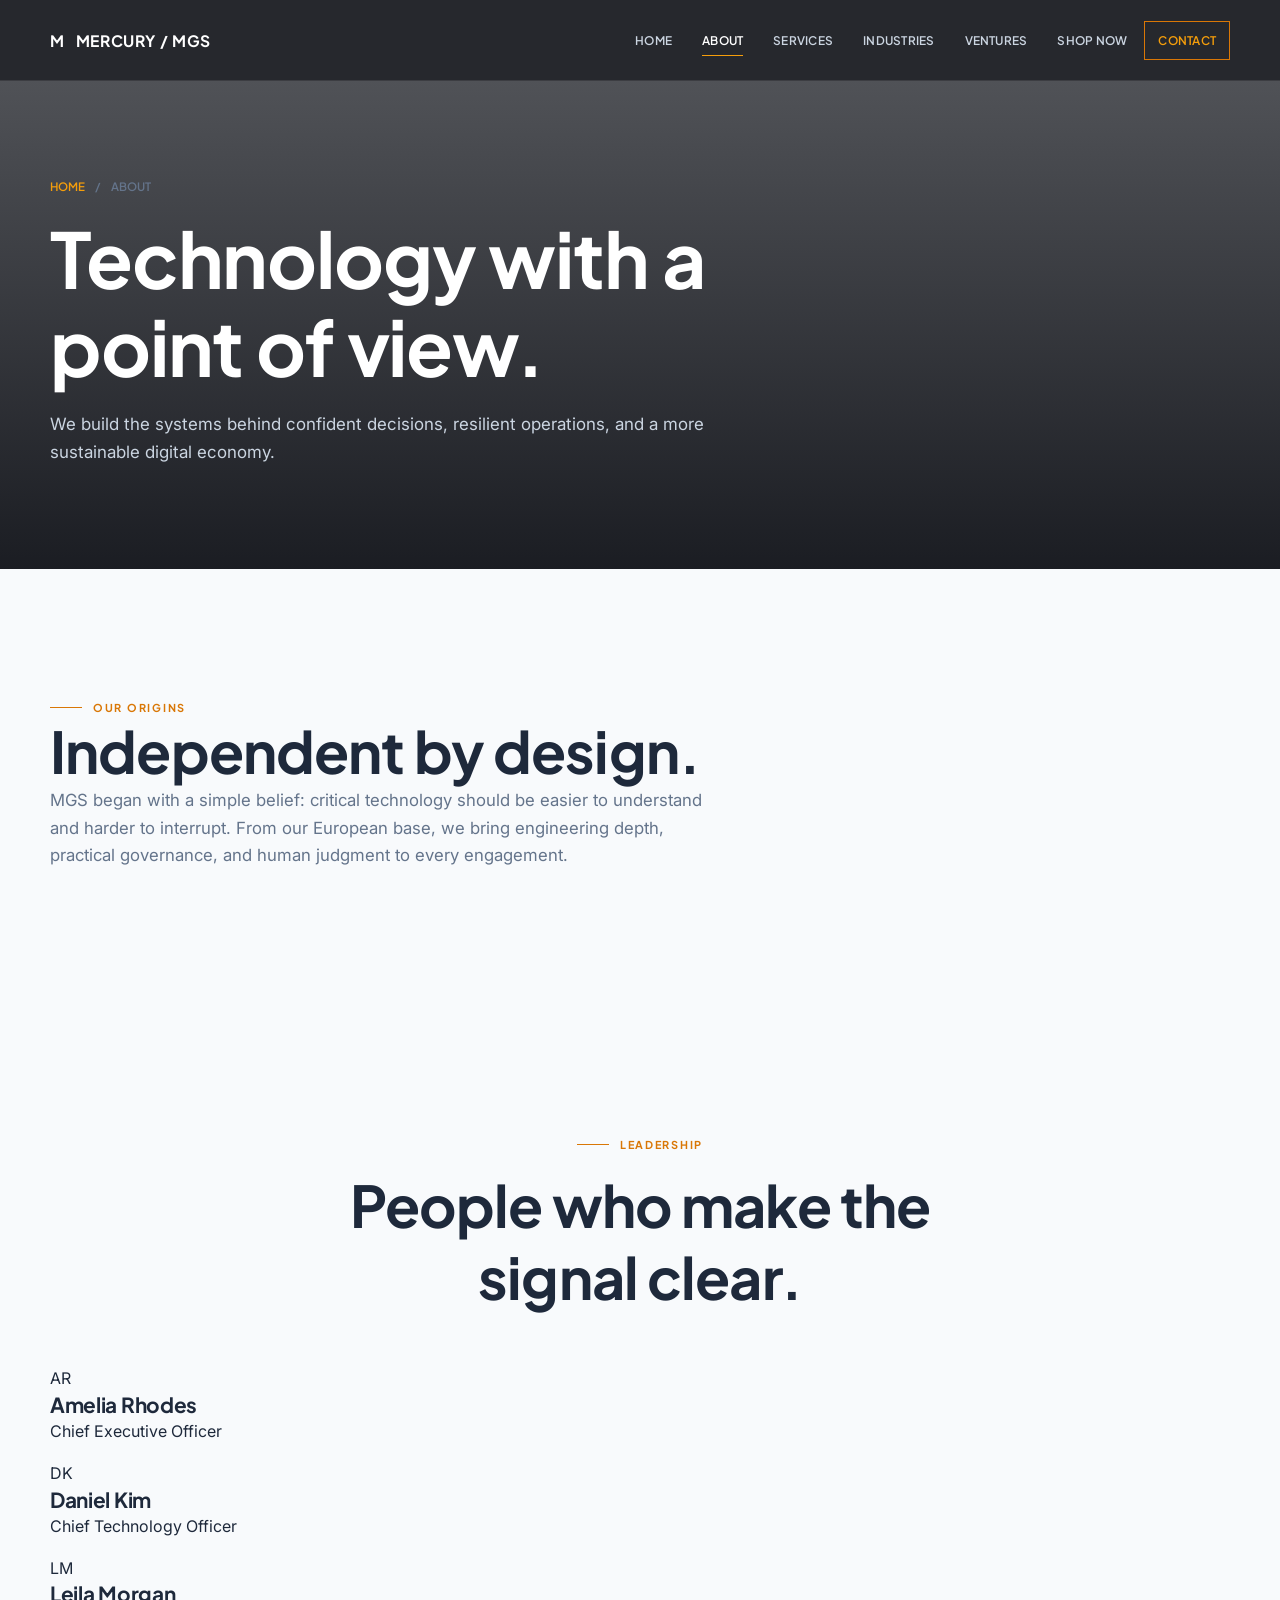
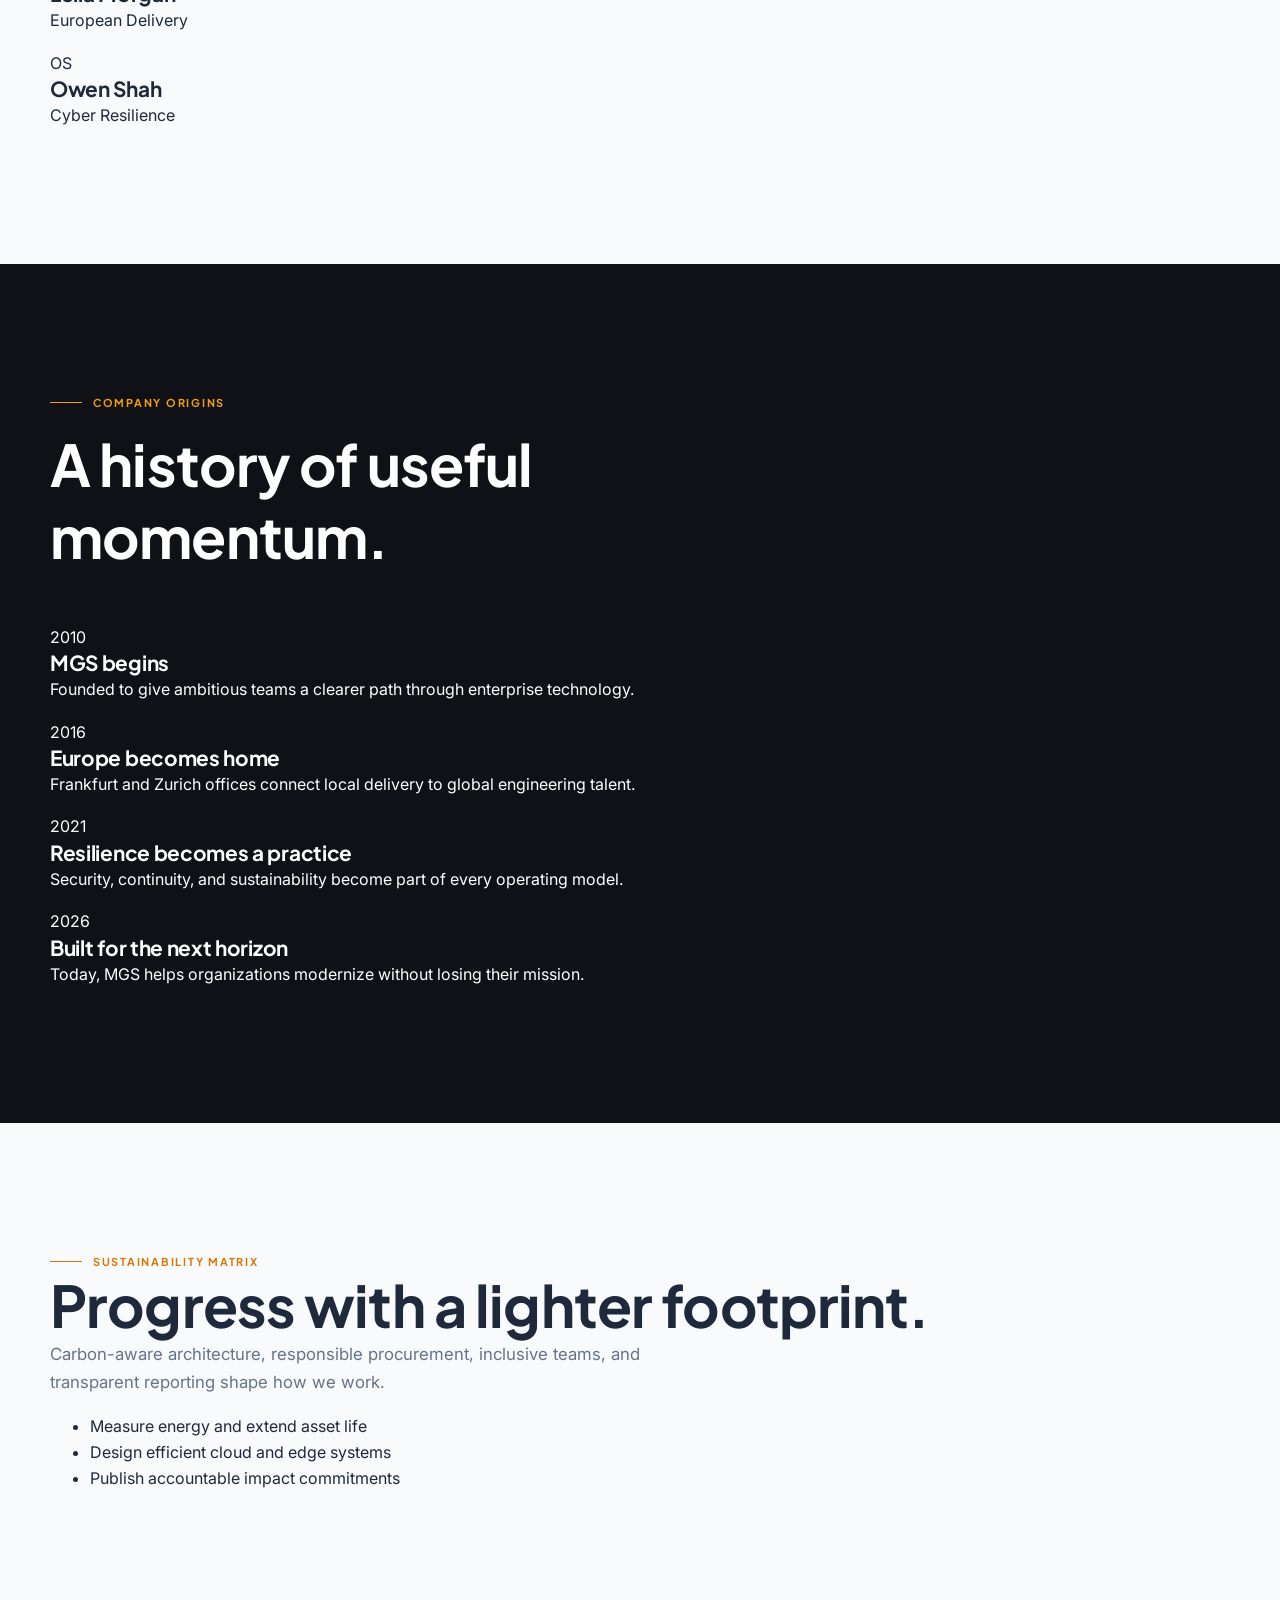
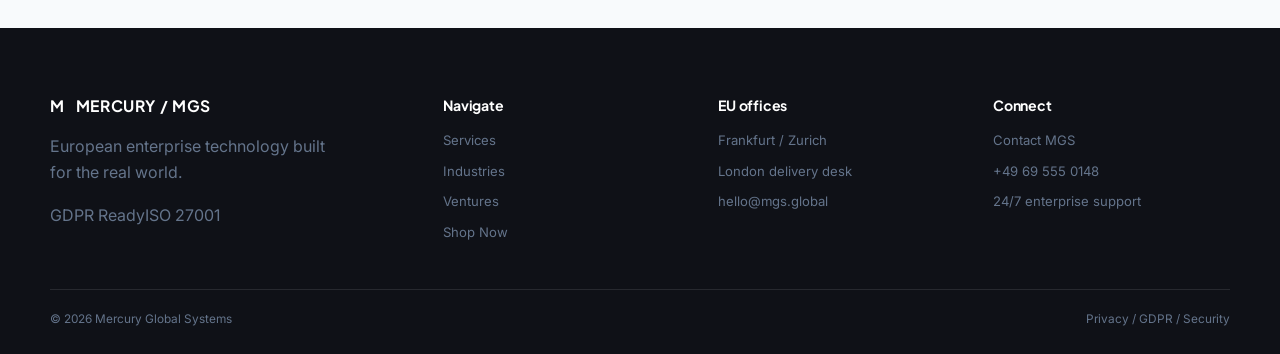
<file: about.html>
<!doctype html><html lang="en"><head><meta charset="utf-8"><meta name="viewport" content="width=device-width, initial-scale=1"><title>About | MGS</title><link rel="stylesheet" href="css/style.css"><script src="js/main.js" defer></script></head><body><header class="site-header"><div class="container nav-wrap"><a class="logo" href="index.html"><span class="logo-mark">M</span>MERCURY / MGS</a><button class="menu-toggle" aria-label="Open navigation" aria-expanded="false">☰</button><nav class="nav-links"><a href="index.html">Home</a><a class="active" href="about.html">About</a><a href="services.html">Services</a><a href="industries.html">Industries</a><a href="ventures.html">Ventures</a><a href="shop.html">Shop Now</a><a class="nav-cta" href="contact.html">Contact</a></nav></div></header><main><section class="page-hero"><div class="container"><div class="breadcrumb"><a href="index.html">Home</a><span>/</span><span>About</span></div><h1>Technology with a point of view.</h1><p>We build the systems behind confident decisions, resilient operations, and a more sustainable digital economy.</p></div></section><section class="section"><div class="container split"><div><span class="eyebrow">Our origins</span><h2>Independent by design.</h2></div><div><p class="lead">MGS began with a simple belief: critical technology should be easier to understand and harder to interrupt. From our European base, we bring engineering depth, practical governance, and human judgment to every engagement.</p></div></div></section><section class="section"><div class="container"><div class="section-heading center"><span class="eyebrow">Leadership</span><h2>People who make the signal clear.</h2></div><div class="team-grid"><article class="profile"><div class="profile-photo">AR</div><div class="profile-info"><h3>Amelia Rhodes</h3><p>Chief Executive Officer</p></div></article><article class="profile"><div class="profile-photo">DK</div><div class="profile-info"><h3>Daniel Kim</h3><p>Chief Technology Officer</p></div></article><article class="profile"><div class="profile-photo">LM</div><div class="profile-info"><h3>Leila Morgan</h3><p>European Delivery</p></div></article><article class="profile"><div class="profile-photo">OS</div><div class="profile-info"><h3>Owen Shah</h3><p>Cyber Resilience</p></div></article></div></div></section><section class="section dark-section"><div class="container"><div class="section-heading"><span class="eyebrow">Company origins</span><h2>A history of useful momentum.</h2></div><div class="timeline"><div class="timeline-item"><div class="timeline-year">2010</div><div class="timeline-content"><h3>MGS begins</h3><p>Founded to give ambitious teams a clearer path through enterprise technology.</p></div></div><div class="timeline-item"><div class="timeline-year">2016</div><div class="timeline-content"><h3>Europe becomes home</h3><p>Frankfurt and Zurich offices connect local delivery to global engineering talent.</p></div></div><div class="timeline-item"><div class="timeline-year">2021</div><div class="timeline-content"><h3>Resilience becomes a practice</h3><p>Security, continuity, and sustainability become part of every operating model.</p></div></div><div class="timeline-item"><div class="timeline-year">2026</div><div class="timeline-content"><h3>Built for the next horizon</h3><p>Today, MGS helps organizations modernize without losing their mission.</p></div></div></div></div></section><section class="section"><div class="container split"><div><span class="eyebrow">Sustainability matrix</span><h2>Progress with a lighter footprint.</h2></div><div><p class="lead">Carbon-aware architecture, responsible procurement, inclusive teams, and transparent reporting shape how we work.</p><ul class="check-list"><li>Measure energy and extend asset life</li><li>Design efficient cloud and edge systems</li><li>Publish accountable impact commitments</li></ul></div></div></section></main><footer class="site-footer"><div class="container footer-grid"><div class="footer-brand"><a class="logo" href="index.html"><span class="logo-mark">M</span>MERCURY / MGS</a><p>European enterprise technology built for the real world.</p><div class="trust-badges"><span>GDPR Ready</span><span>ISO 27001</span></div></div><div><h3 class="footer-title">Navigate</h3><div class="footer-links"><a href="services.html">Services</a><a href="industries.html">Industries</a><a href="ventures.html">Ventures</a><a href="shop.html">Shop Now</a></div></div><div><h3 class="footer-title">EU offices</h3><div class="footer-links"><span>Frankfurt / Zurich</span><span>London delivery desk</span><a href="mailto:hello@mgs.global">hello@mgs.global</a></div></div><div><h3 class="footer-title">Connect</h3><div class="footer-links"><a href="contact.html">Contact MGS</a><a href="tel:+49695550148">+49 69 555 0148</a><span>24/7 enterprise support</span></div></div></div><div class="container footer-bottom"><span>© 2026 Mercury Global Systems</span><span>Privacy / GDPR / Security</span></div></footer></body></html>
</file>
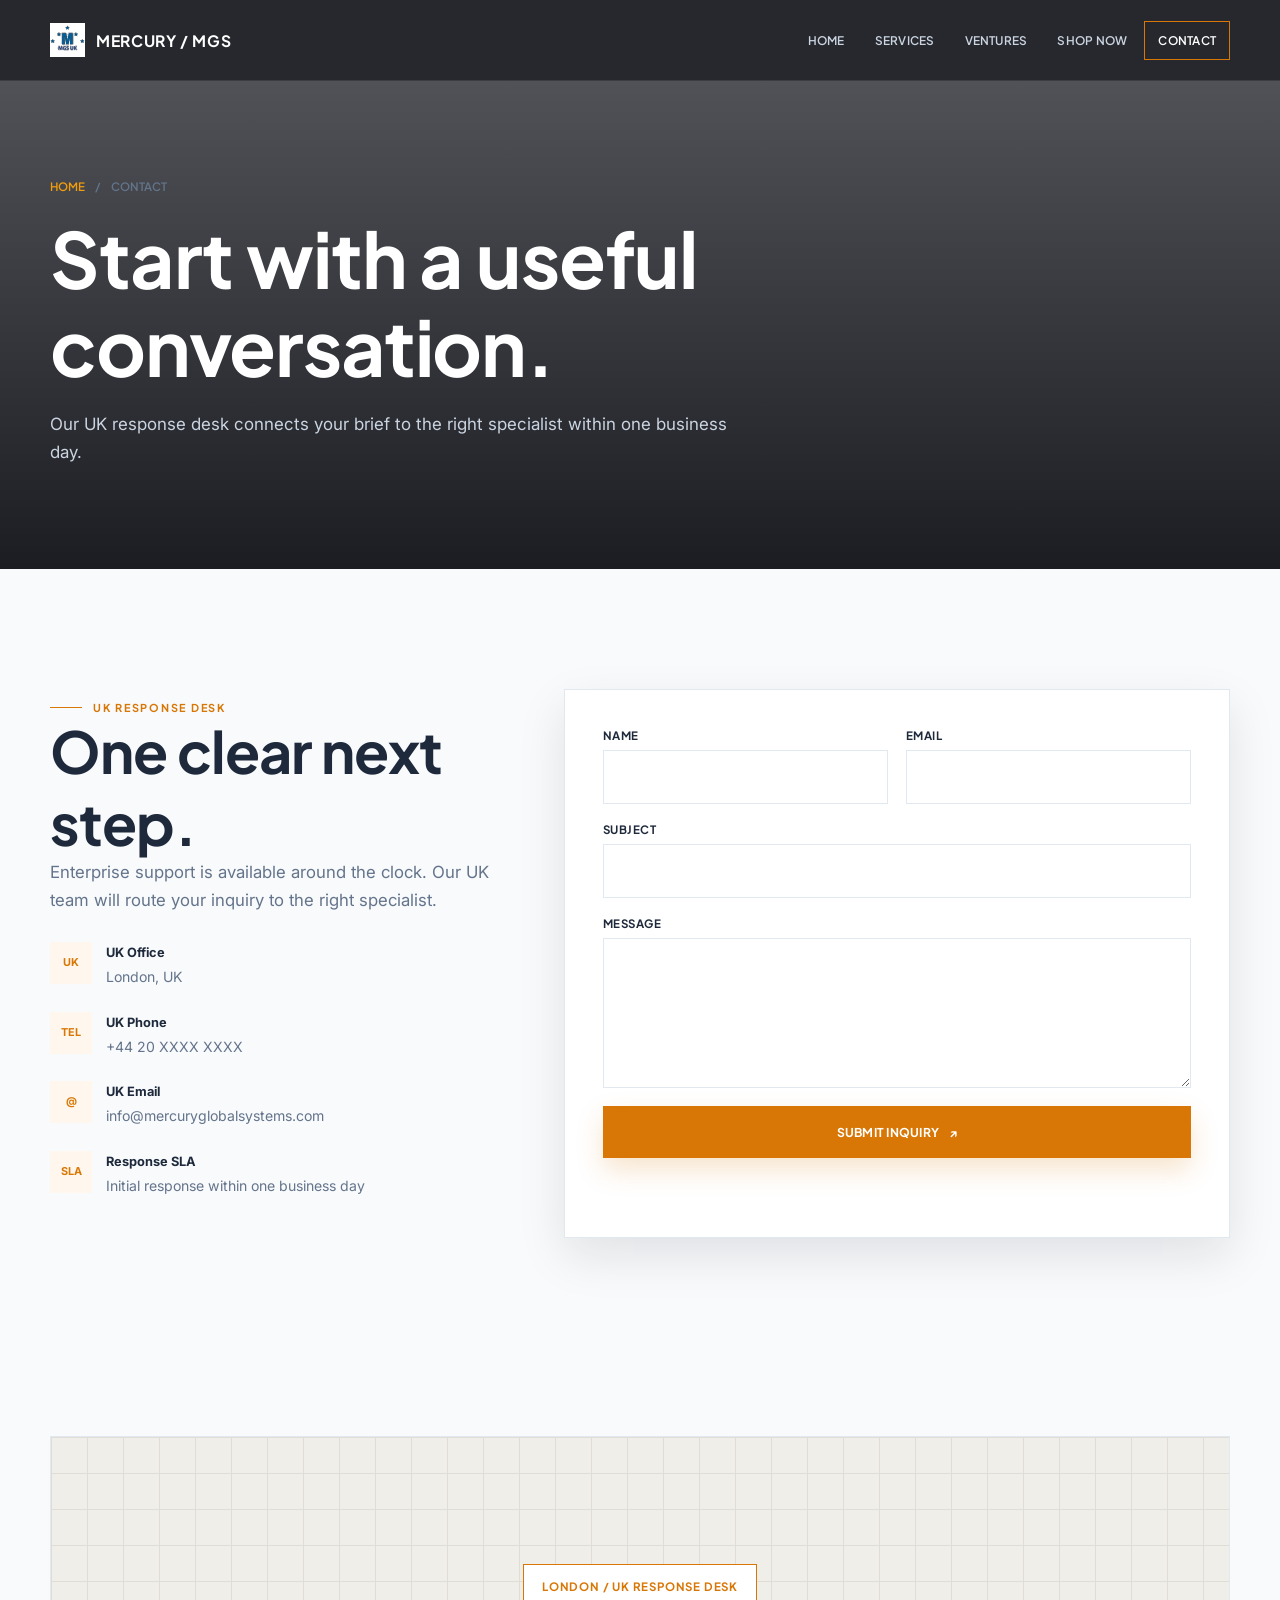
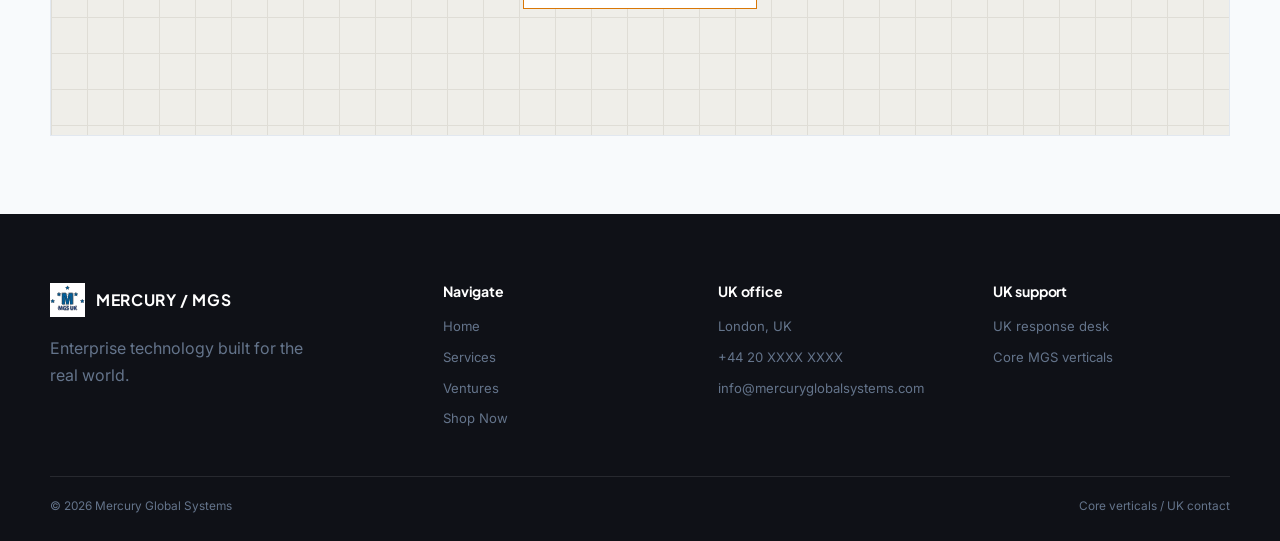
<file: contact.html>
<!doctype html>
<html lang="en">
  <head>
    <meta charset="utf-8" />
    <meta name="viewport" content="width=device-width, initial-scale=1" />
    <title>Contact | Mercury Global Systems</title>
    <link rel="icon" type="image/svg+xml" href="assets/images/mgs-favicon.svg">
    <link rel="stylesheet" href="css/style.css" />
    <script src="js/main.js" defer></script>
  </head>
  <body>
    <header class="site-header">
      <div class="container nav-wrap">
        <a class="logo" href="index.html"
          ><img class="logo-image" src="assets/images/mgs-logo.svg" alt="MGS">MERCURY / MGS</a
        ><button
          class="menu-toggle"
          type="button"
          aria-label="Open navigation"
          aria-expanded="false"
        >
          ☰
        </button>
        <nav class="nav-links">
          <a href="index.html">Home</a><a href="services.html">Services</a
          ><a href="ventures.html">Ventures</a><a href="shop.html">Shop Now</a
          ><a class="active nav-cta" href="contact.html">Contact</a>
        </nav>
      </div>
    </header>
    <main>
      <section class="page-hero reveal-section">
        <div class="container">
          <div class="breadcrumb">
            <a href="index.html">Home</a><span>/</span><span>Contact</span>
          </div>
          <h1>Start with a useful conversation.</h1>
          <p>
            Our UK response desk connects your brief to the right specialist
            within one business day.
          </p>
        </div>
      </section>
      <section class="section reveal-section">
        <div class="container contact-grid">
          <div>
            <span class="eyebrow">UK response desk</span>
            <h2>One clear next step.</h2>
            <p class="lead">
              Enterprise support is available around the clock. Our UK team will
              route your inquiry to the right specialist.
            </p>
            <div class="contact-details">
              <div class="contact-detail">
                <span class="icon-box">UK</span>
                <div><strong>UK Office</strong><span>London, UK</span></div>
              </div>
              <div class="contact-detail">
                <span class="icon-box">TEL</span>
                <div>
                  <strong>UK Phone</strong><span>+44 20 XXXX XXXX</span>
                </div>
              </div>
              <div class="contact-detail">
                <span class="icon-box">@</span>
                <div><strong>UK Email</strong><span>info@mercuryglobalsystems.com</span></div>
              </div>
              <div class="contact-detail">
                <span class="icon-box">SLA</span>
                <div>
                  <strong>Response SLA</strong
                  ><span>Initial response within one business day</span>
                </div>
              </div>
            </div>
          </div>
          <div class="form-panel">
            <form id="contact-form" novalidate>
              <div class="form-grid">
                <div class="form-field">
                  <label for="name">Name</label
                  ><input id="name" name="name" type="text" required />
                </div>
                <div class="form-field">
                  <label for="email">Email</label
                  ><input id="email" name="email" type="email" required />
                </div>
                <div class="form-field full">
                  <label for="subject">Subject</label
                  ><input id="subject" name="subject" type="text" required />
                </div>
                <div class="form-field full">
                  <label for="message">Message</label
                  ><textarea id="message" name="message" required></textarea>
                </div>
                <div class="form-field full">
                  <button class="btn btn-primary" type="submit">
                    Submit inquiry <span>↗</span>
                  </button>
                  <div
                    class="form-status"
                    role="status"
                    aria-live="polite"
                  ></div>
                </div>
              </div>
            </form>
          </div>
        </div>
      </section>
      <section class="section-sm reveal-section">
        <div class="container">
          <div class="map-box" aria-label="Map placeholder showing London, UK">
            <span>London / UK response desk</span>
          </div>
        </div>
      </section>
    </main>
    <footer class="site-footer">
      <div class="container footer-grid">
        <div class="footer-brand">
          <a class="logo" href="index.html"
            ><img class="logo-image" src="assets/images/mgs-logo.svg" alt="MGS">MERCURY / MGS</a
          >
          <p>Enterprise technology built for the real world.</p>
        </div>
        <div>
          <h3 class="footer-title">Navigate</h3>
          <div class="footer-links">
            <a href="index.html">Home</a><a href="services.html">Services</a
            ><a href="ventures.html">Ventures</a
            ><a href="shop.html">Shop Now</a>
          </div>
        </div>
        <div>
          <h3 class="footer-title">UK office</h3>
          <div class="footer-links">
            <span>London, UK</span><span>+44 20 XXXX XXXX</span
            ><a href="mailto:info@mercuryglobalsystems.com">info@mercuryglobalsystems.com</a>
          </div>
        </div>
        <div>
          <h3 class="footer-title">UK support</h3>
          <div class="footer-links">
            <span>UK response desk</span><span>Core MGS verticals</span>
          </div>
        </div>
      </div>
      <div class="container footer-bottom">
        <span>© 2026 Mercury Global Systems</span
        ><span>Core verticals / UK contact</span>
      </div>
    </footer>
  </body>
</html>
</file>
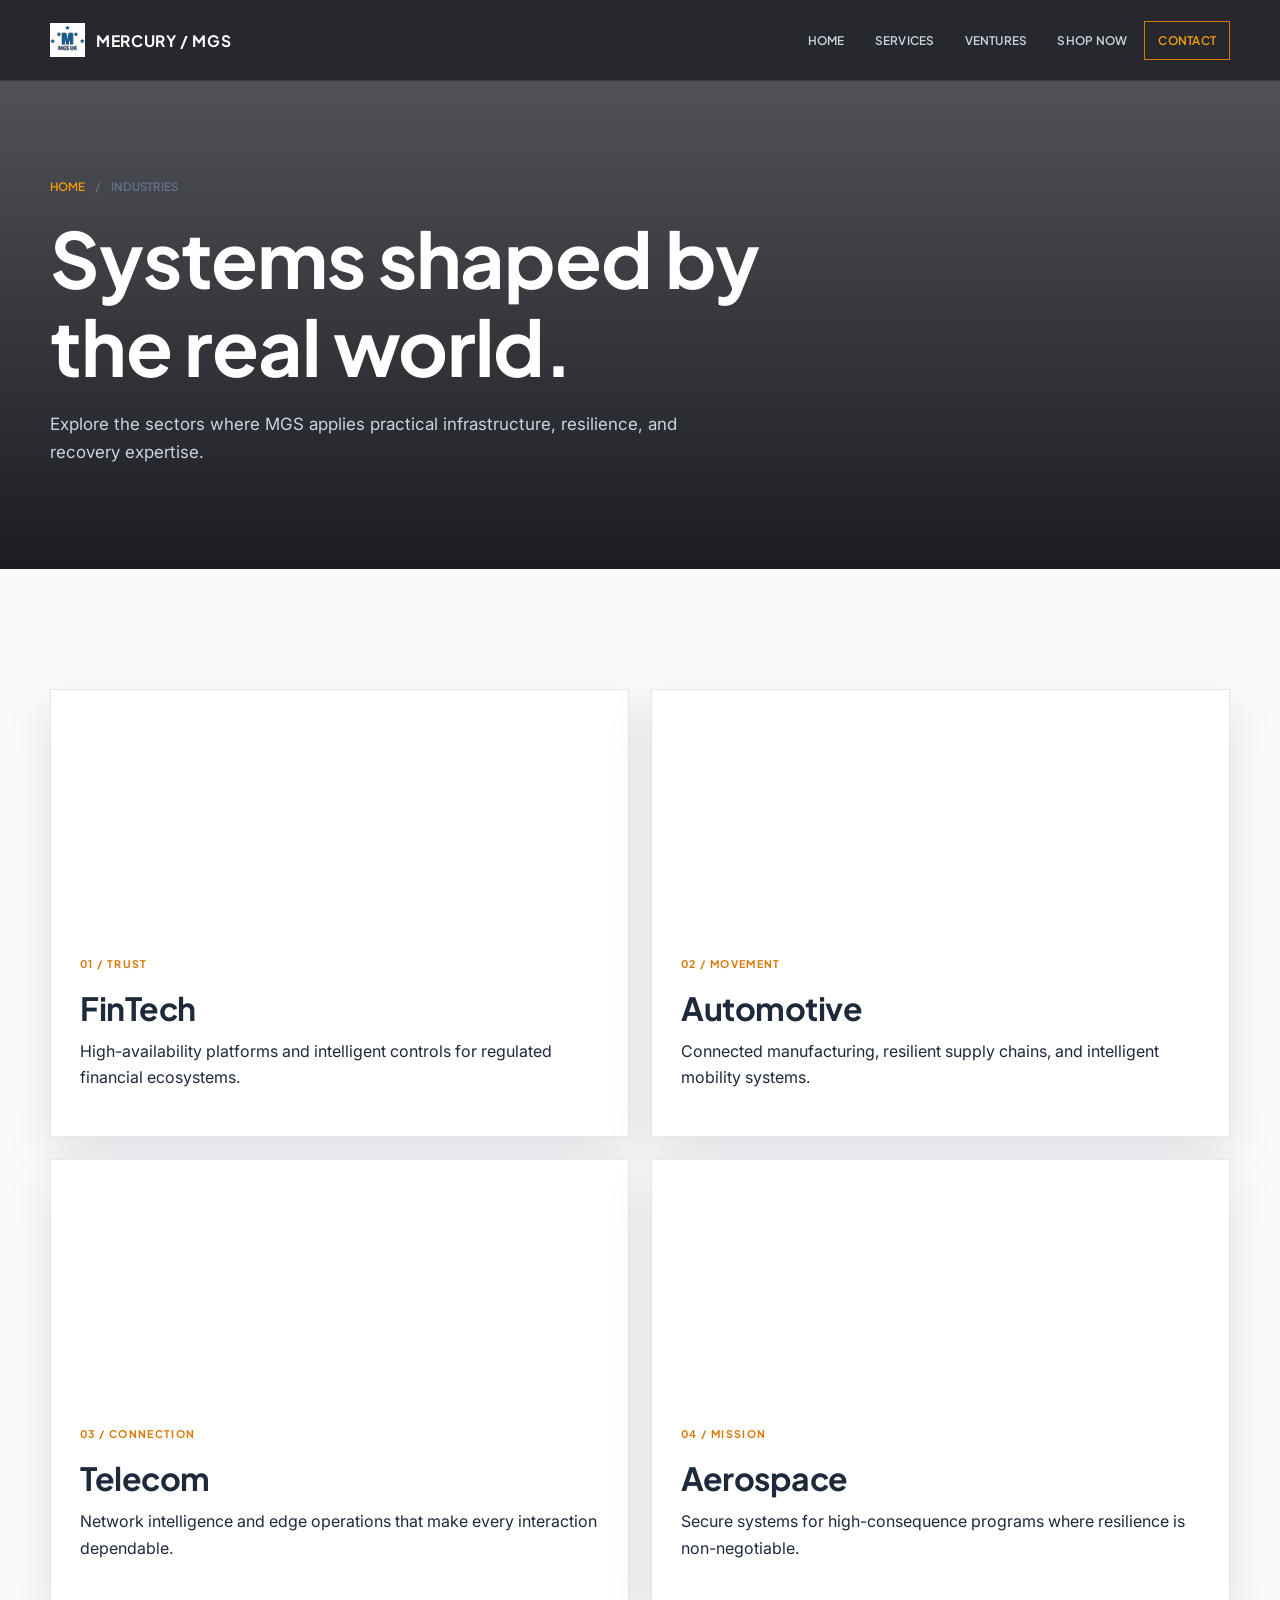
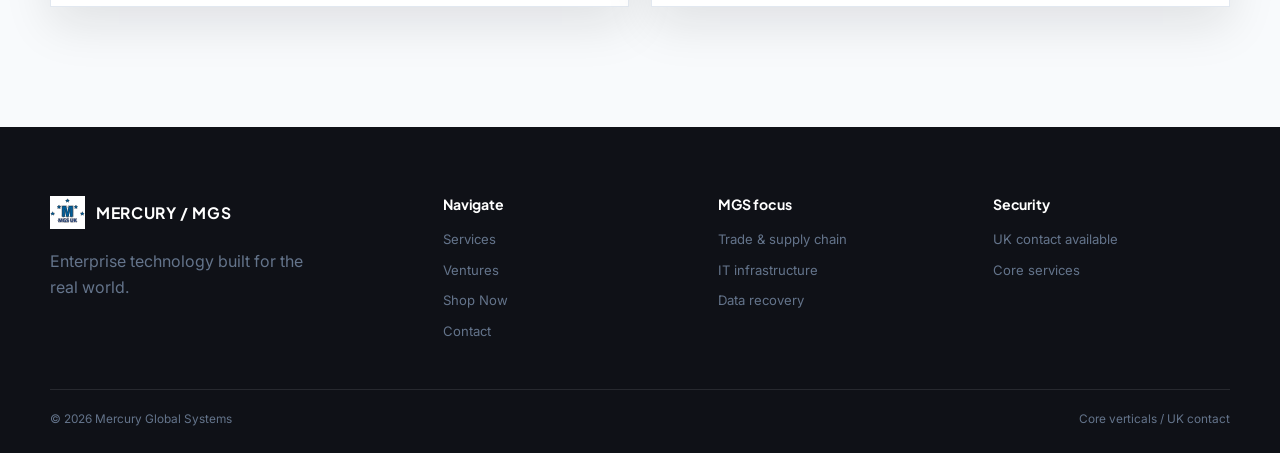
<file: industries.html>
<!doctype html>
<html lang="en">
  <head>
    <meta charset="utf-8" />
    <meta name="viewport" content="width=device-width, initial-scale=1" />
    <title>Industries | Mercury Global Systems</title>
    <link rel="icon" type="image/svg+xml" href="assets/images/mgs-favicon.svg">
    <link rel="stylesheet" href="css/style.css" />
    <script src="js/main.js" defer></script>
  </head>
  <body>
    <header class="site-header">
      <div class="container nav-wrap">
        <a class="logo" href="index.html"
          ><img class="logo-image" src="assets/images/mgs-logo.svg" alt="MGS">MERCURY / MGS</a
        >
        <button
          class="menu-toggle"
          type="button"
          aria-label="Open navigation"
          aria-expanded="false"
        >
          ☰
        </button>
        <nav class="nav-links" aria-label="Primary navigation">
          <a href="index.html">Home</a>
          <a href="services.html">Services</a>
          <a href="ventures.html">Ventures</a>
          <a href="shop.html">Shop Now</a>
          <a class="nav-cta" href="contact.html">Contact</a>
        </nav>
      </div>
    </header>

    <main>
      <section class="page-hero">
        <div class="container">
          <div class="breadcrumb">
            <a href="index.html">Home</a><span>/</span><span>Industries</span>
          </div>
          <h1>Systems shaped by the real world.</h1>
          <p>
            Explore the sectors where MGS applies practical infrastructure,
            resilience, and recovery expertise.
          </p>
        </div>
      </section>
      <section class="section">
        <div class="container">
          <div class="sector-grid">
            <article class="sector-card">
              <div
                class="sector-image"
                style="
                  background-image: url(&quot;https://images.unsplash.com/photo-1559526324-593bc073d938?q=85&w=1200&quot;);
                "
              ></div>
              <div class="sector-copy">
                <span class="card-kicker">01 / Trust</span>
                <h2>FinTech</h2>
                <p>
                  High-availability platforms and intelligent controls for
                  regulated financial ecosystems.
                </p>
              </div>
            </article>
            <article class="sector-card">
              <div
                class="sector-image"
                style="
                  background-image: url(&quot;https://images.unsplash.com/photo-1536697246787-1f7ae5680c3e?q=85&w=1200&quot;);
                "
              ></div>
              <div class="sector-copy">
                <span class="card-kicker">02 / Movement</span>
                <h2>Automotive</h2>
                <p>
                  Connected manufacturing, resilient supply chains, and
                  intelligent mobility systems.
                </p>
              </div>
            </article>
            <article class="sector-card">
              <div
                class="sector-image"
                style="
                  background-image: url(&quot;https://images.unsplash.com/photo-1516321318423-f06f85e504b3?q=85&w=1200&quot;);
                "
              ></div>
              <div class="sector-copy">
                <span class="card-kicker">03 / Connection</span>
                <h2>Telecom</h2>
                <p>
                  Network intelligence and edge operations that make every
                  interaction dependable.
                </p>
              </div>
            </article>
            <article class="sector-card">
              <div
                class="sector-image"
                style="
                  background-image: url(&quot;https://images.unsplash.com/photo-1517976547714-720226b864c1?q=85&w=1200&quot;);
                "
              ></div>
              <div class="sector-copy">
                <span class="card-kicker">04 / Mission</span>
                <h2>Aerospace</h2>
                <p>
                  Secure systems for high-consequence programs where resilience
                  is non-negotiable.
                </p>
              </div>
            </article>
          </div>
        </div>
      </section>
    </main>

    <footer class="site-footer">
      <div class="container footer-grid">
        <div class="footer-brand">
          <a class="logo" href="index.html"
            ><img class="logo-image" src="assets/images/mgs-logo.svg" alt="MGS">MERCURY / MGS</a
          >
          <p>Enterprise technology built for the real world.</p>
        </div>
        <div>
          <h3 class="footer-title">Navigate</h3>
          <div class="footer-links">
            <a href="services.html">Services</a
            ><a href="ventures.html">Ventures</a><a href="shop.html">Shop Now</a
            ><a href="contact.html">Contact</a>
          </div>
        </div>
        <div>
          <h3 class="footer-title">MGS focus</h3>
          <div class="footer-links">
            <span>Trade &amp; supply chain</span><span>IT infrastructure</span
            ><span>Data recovery</span>
          </div>
        </div>
        <div>
          <h3 class="footer-title">Security</h3>
          <div class="footer-links">
            <span>UK contact available</span><span>Core services</span>
          </div>
        </div>
      </div>
      <div class="container footer-bottom">
        <span>© 2026 Mercury Global Systems</span
        ><span>Core verticals / UK contact</span>
      </div>
    </footer>
  </body>
</html>
</file>
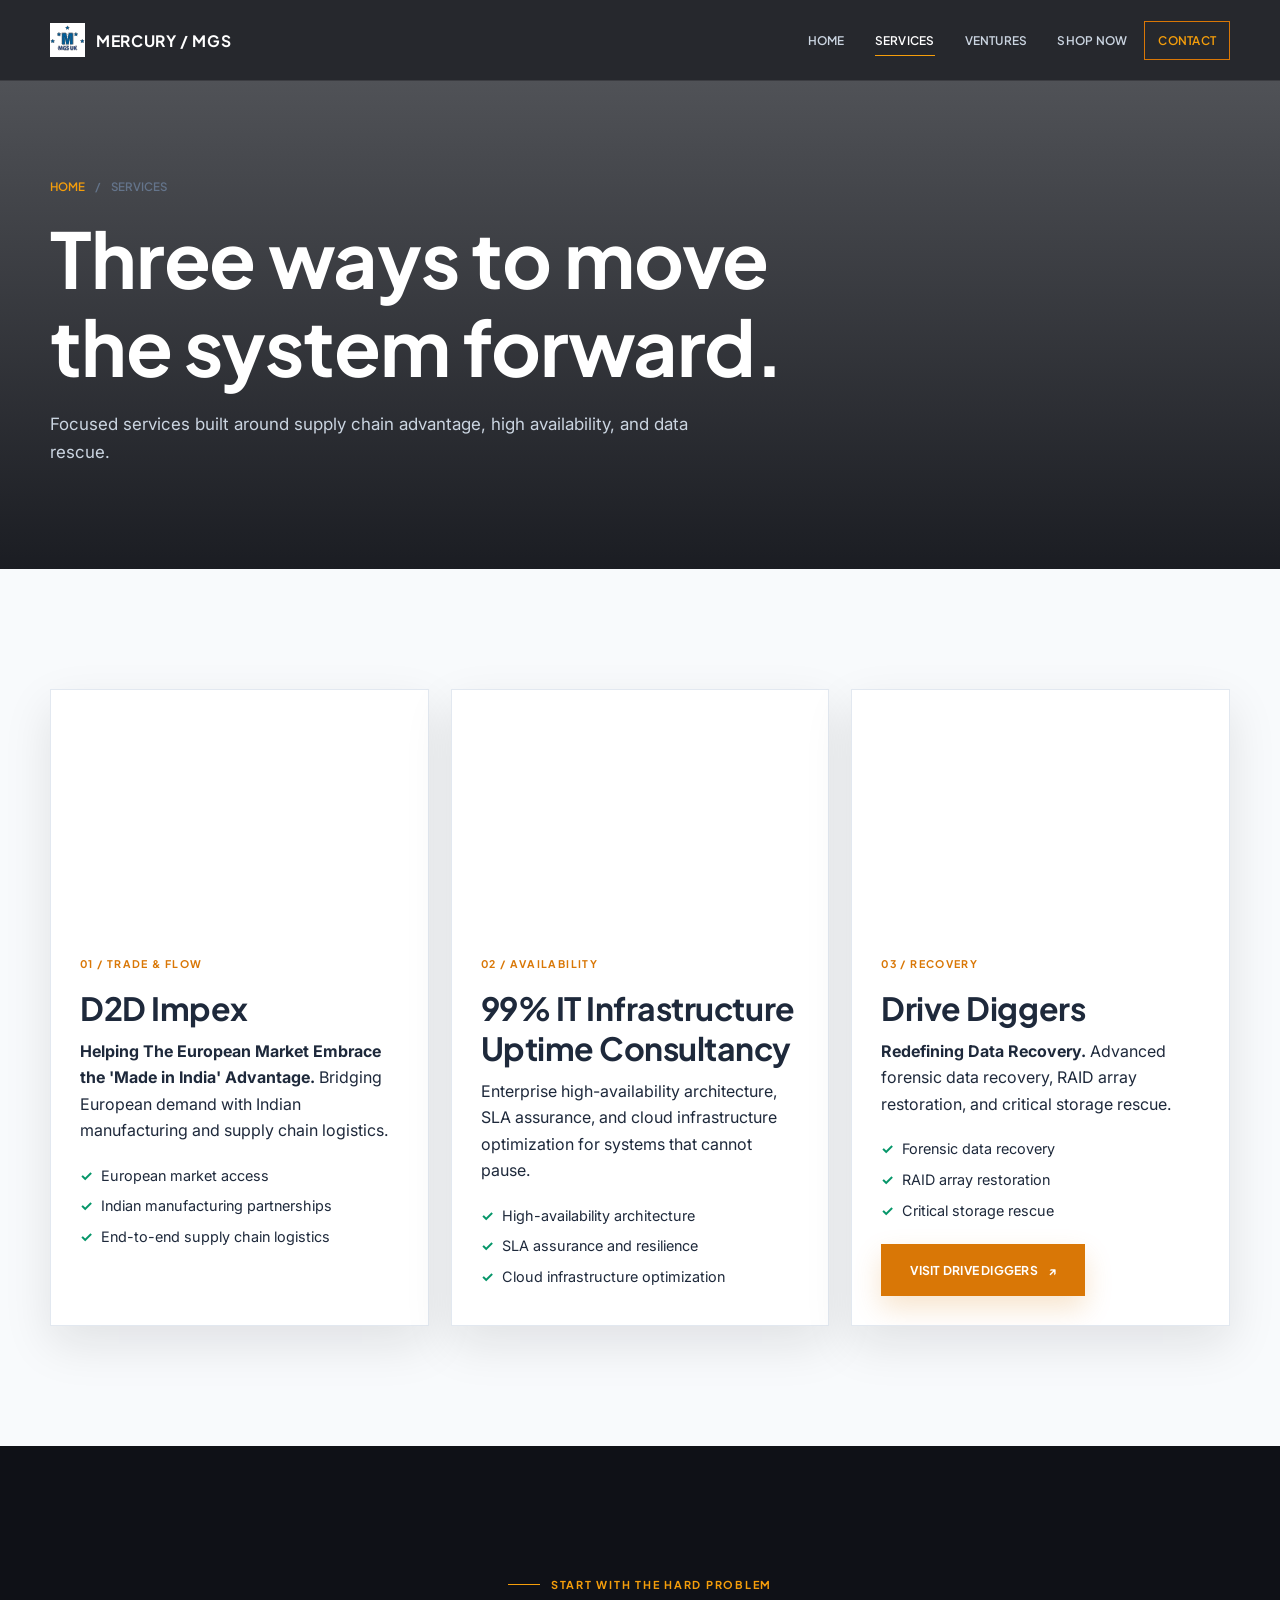
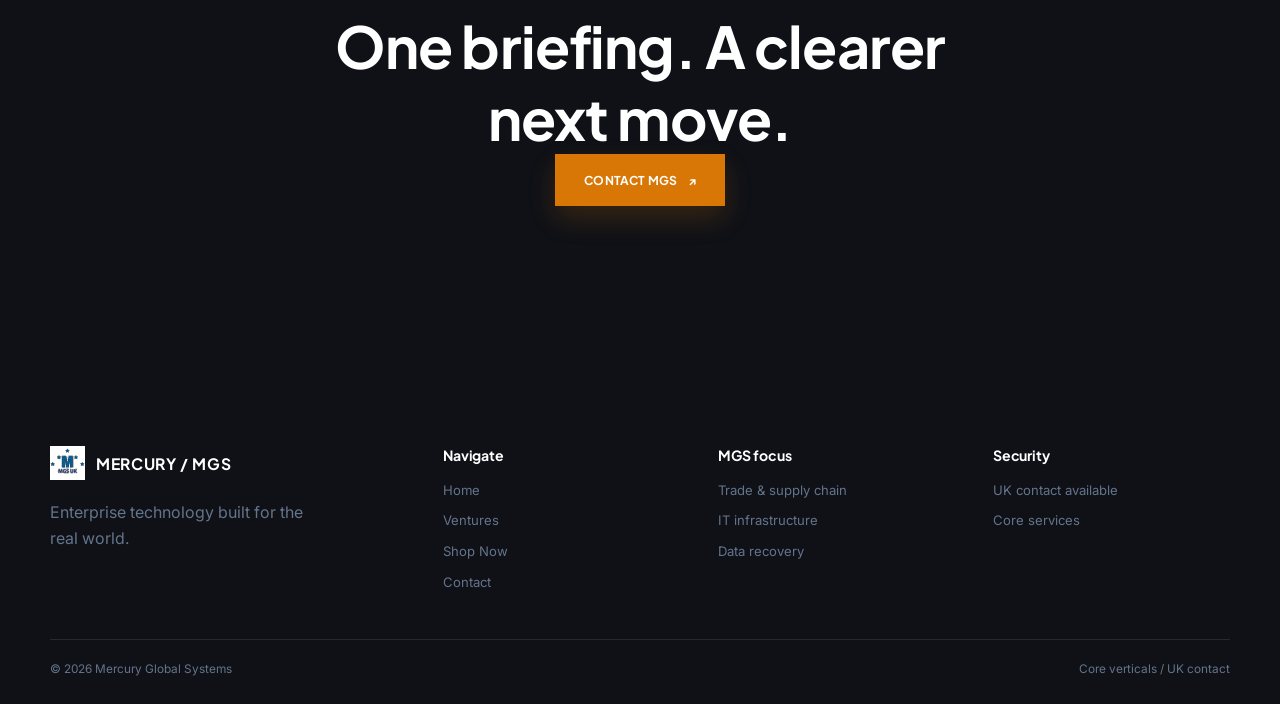
<file: services.html>
<!doctype html>
<html lang="en">
  <head>
    <meta charset="utf-8" />
    <meta name="viewport" content="width=device-width, initial-scale=1" />
    <title>Services | Mercury Global Systems</title>
    <link rel="icon" type="image/svg+xml" href="assets/images/mgs-favicon.svg">
    <link rel="stylesheet" href="css/style.css" />
    <script src="js/main.js" defer></script>
  </head>
  <body>
    <header class="site-header">
      <div class="container nav-wrap">
        <a class="logo" href="index.html"
          ><img class="logo-image" src="assets/images/mgs-logo.svg" alt="MGS">MERCURY / MGS</a
        >
        <button
          class="menu-toggle"
          type="button"
          aria-label="Open navigation"
          aria-expanded="false"
        >
          ☰
        </button>
        <nav class="nav-links" aria-label="Primary navigation">
          <a href="index.html">Home</a
          ><a class="active" href="services.html">Services</a
          ><a href="ventures.html">Ventures</a><a href="shop.html">Shop Now</a
          ><a class="nav-cta" href="contact.html">Contact</a>
        </nav>
      </div>
    </header>

    <main>
      <section class="page-hero reveal-section">
        <div class="container">
          <div class="breadcrumb">
            <a href="index.html">Home</a><span>/</span><span>Services</span>
          </div>
          <h1>Three ways to move the system forward.</h1>
          <p>
            Focused services built around supply chain advantage, high
            availability, and data rescue.
          </p>
        </div>
      </section>
      <section class="section reveal-section">
        <div class="container">
          <div class="solution-grid service-triad">
            <article class="solution-card">
              <div
                class="solution-image"
                style="
                  background-image: url(&quot;https://images.unsplash.com/photo-1494412651409-8963ce7935a7?q=85&w=1200&quot;);
                "
              ></div>
              <div class="solution-copy">
                <span class="card-kicker">01 / Trade &amp; flow</span>
                <h2>D2D Impex</h2>
                <p>
                  <strong
                    >Helping The European Market Embrace the 'Made in India'
                    Advantage.</strong
                  >
                  Bridging European demand with Indian manufacturing and supply
                  chain logistics.
                </p>
                <ul>
                  <li>European market access</li>
                  <li>Indian manufacturing partnerships</li>
                  <li>End-to-end supply chain logistics</li>
                </ul>
              </div>
            </article>
            <article class="solution-card">
              <div
                class="solution-image"
                style="
                  background-image: url(&quot;https://images.unsplash.com/photo-1558494949-ef010cbdcc31?q=85&w=1200&quot;);
                "
              ></div>
              <div class="solution-copy">
                <span class="card-kicker">02 / Availability</span>
                <h2>99% IT Infrastructure Uptime Consultancy</h2>
                <p>
                  Enterprise high-availability architecture, SLA assurance, and
                  cloud infrastructure optimization for systems that cannot
                  pause.
                </p>
                <ul>
                  <li>High-availability architecture</li>
                  <li>SLA assurance and resilience</li>
                  <li>Cloud infrastructure optimization</li>
                </ul>
              </div>
            </article>
            <article class="solution-card">
              <div
                class="solution-image"
                style="
                  background-image: url(&quot;https://images.unsplash.com/photo-1518770660439-4636190af475?q=85&w=1200&quot;);
                "
              ></div>
              <div class="solution-copy">
                <span class="card-kicker">03 / Recovery</span>
                <h2>Drive Diggers</h2>
                <p>
                  <strong>Redefining Data Recovery.</strong> Advanced forensic
                  data recovery, RAID array restoration, and critical storage
                  rescue.
                </p>
                <ul>
                  <li>Forensic data recovery</li>
                  <li>RAID array restoration</li>
                  <li>Critical storage rescue</li>
                </ul>
                <a
                  class="btn btn-primary"
                  href="https://drivediggers.com/"
                  target="_blank"
                  rel="noopener noreferrer"
                  >Visit Drive Diggers <span>↗</span></a
                >
              </div>
            </article>
          </div>
        </div>
      </section>
      <section class="section dark-section reveal-section">
        <div class="container section-heading center">
          <span class="eyebrow">Start with the hard problem</span>
          <h2>One briefing. A clearer next move.</h2>
          <a class="btn btn-primary" href="contact.html"
            >Contact MGS <span>↗</span></a
          >
        </div>
      </section>
    </main>

    <footer class="site-footer">
      <div class="container footer-grid">
        <div class="footer-brand">
          <a class="logo" href="index.html"
            ><img class="logo-image" src="assets/images/mgs-logo.svg" alt="MGS">MERCURY / MGS</a
          >
          <p>Enterprise technology built for the real world.</p>
        </div>
        <div>
          <h3 class="footer-title">Navigate</h3>
          <div class="footer-links">
            <a href="index.html">Home</a><a href="ventures.html">Ventures</a
            ><a href="shop.html">Shop Now</a><a href="contact.html">Contact</a>
          </div>
        </div>
        <div>
          <h3 class="footer-title">MGS focus</h3>
          <div class="footer-links">
            <span>Trade &amp; supply chain</span><span>IT infrastructure</span
            ><span>Data recovery</span>
          </div>
        </div>
        <div>
          <h3 class="footer-title">Security</h3>
          <div class="footer-links">
            <span>UK contact available</span><span>Core services</span>
          </div>
        </div>
      </div>
      <div class="container footer-bottom">
        <span>© 2026 Mercury Global Systems</span
        ><span>Core verticals / UK contact</span>
      </div>
    </footer>
  </body>
</html>
</file>
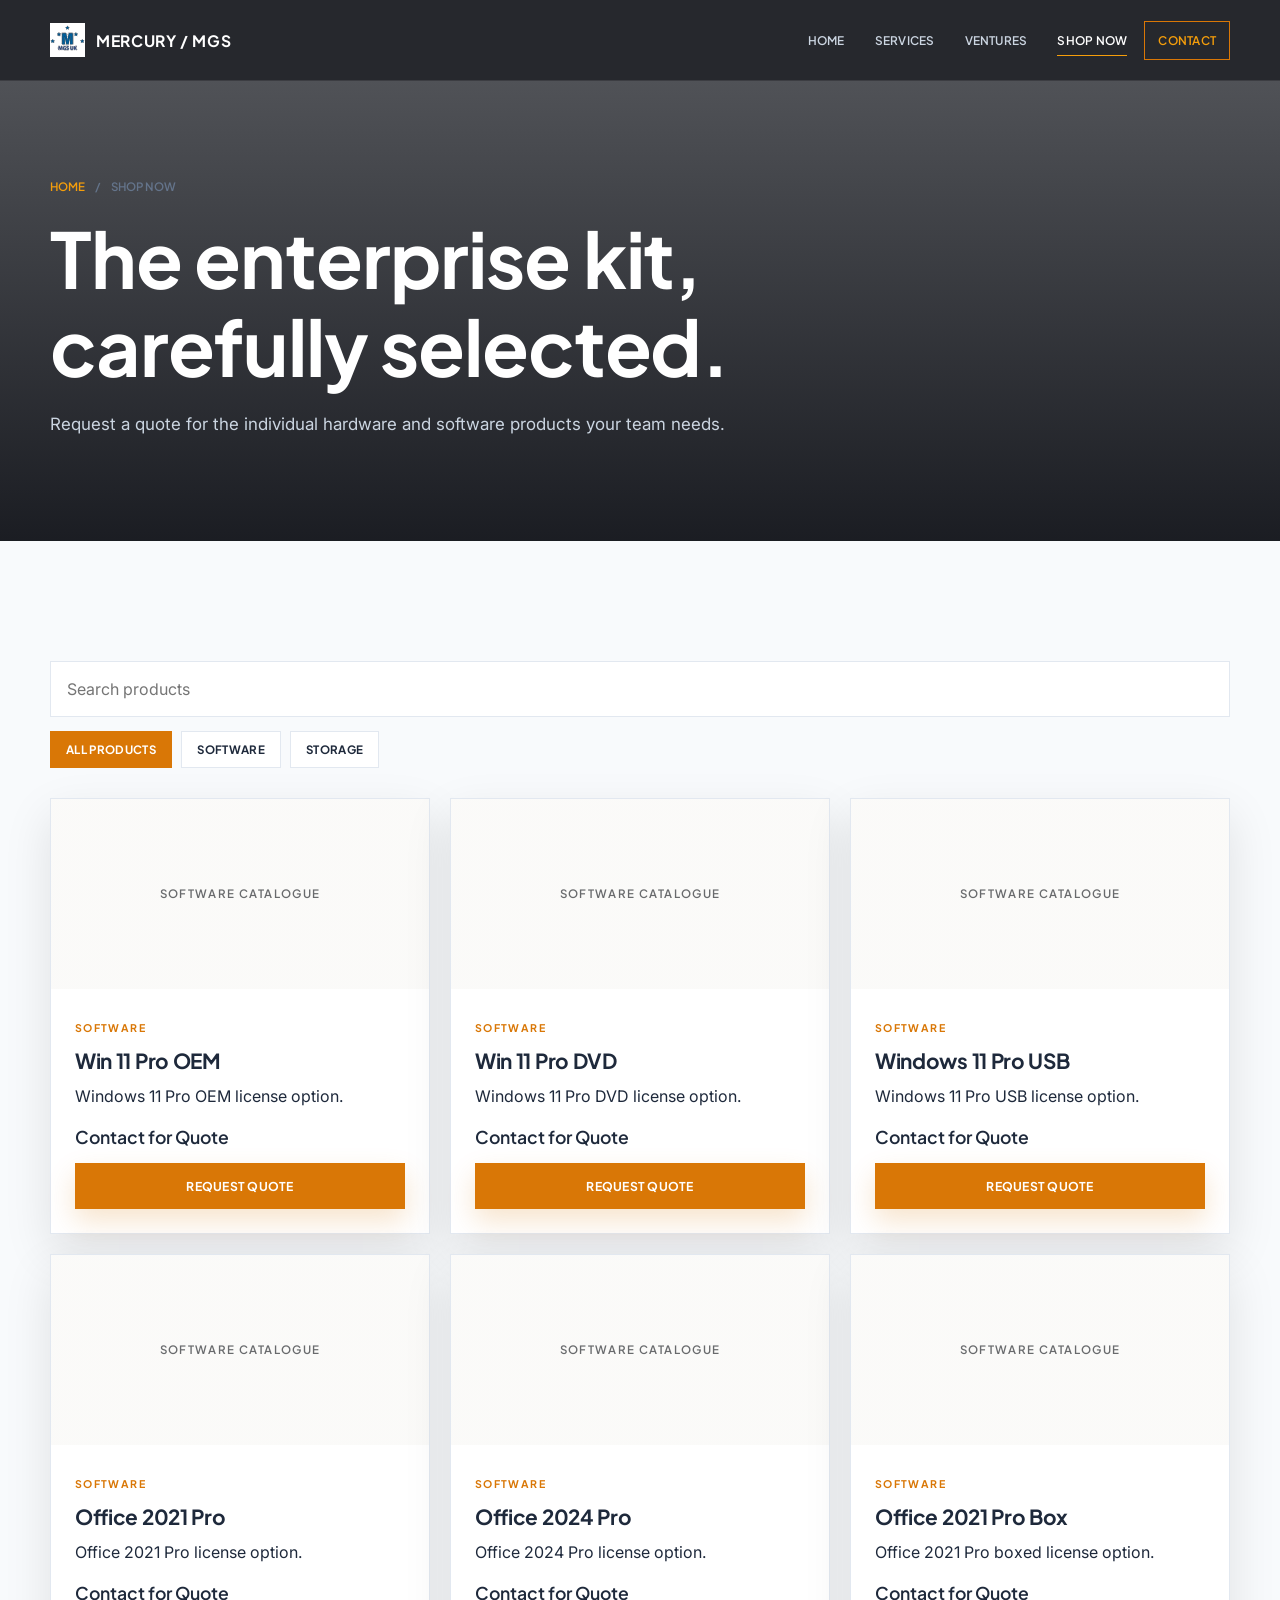
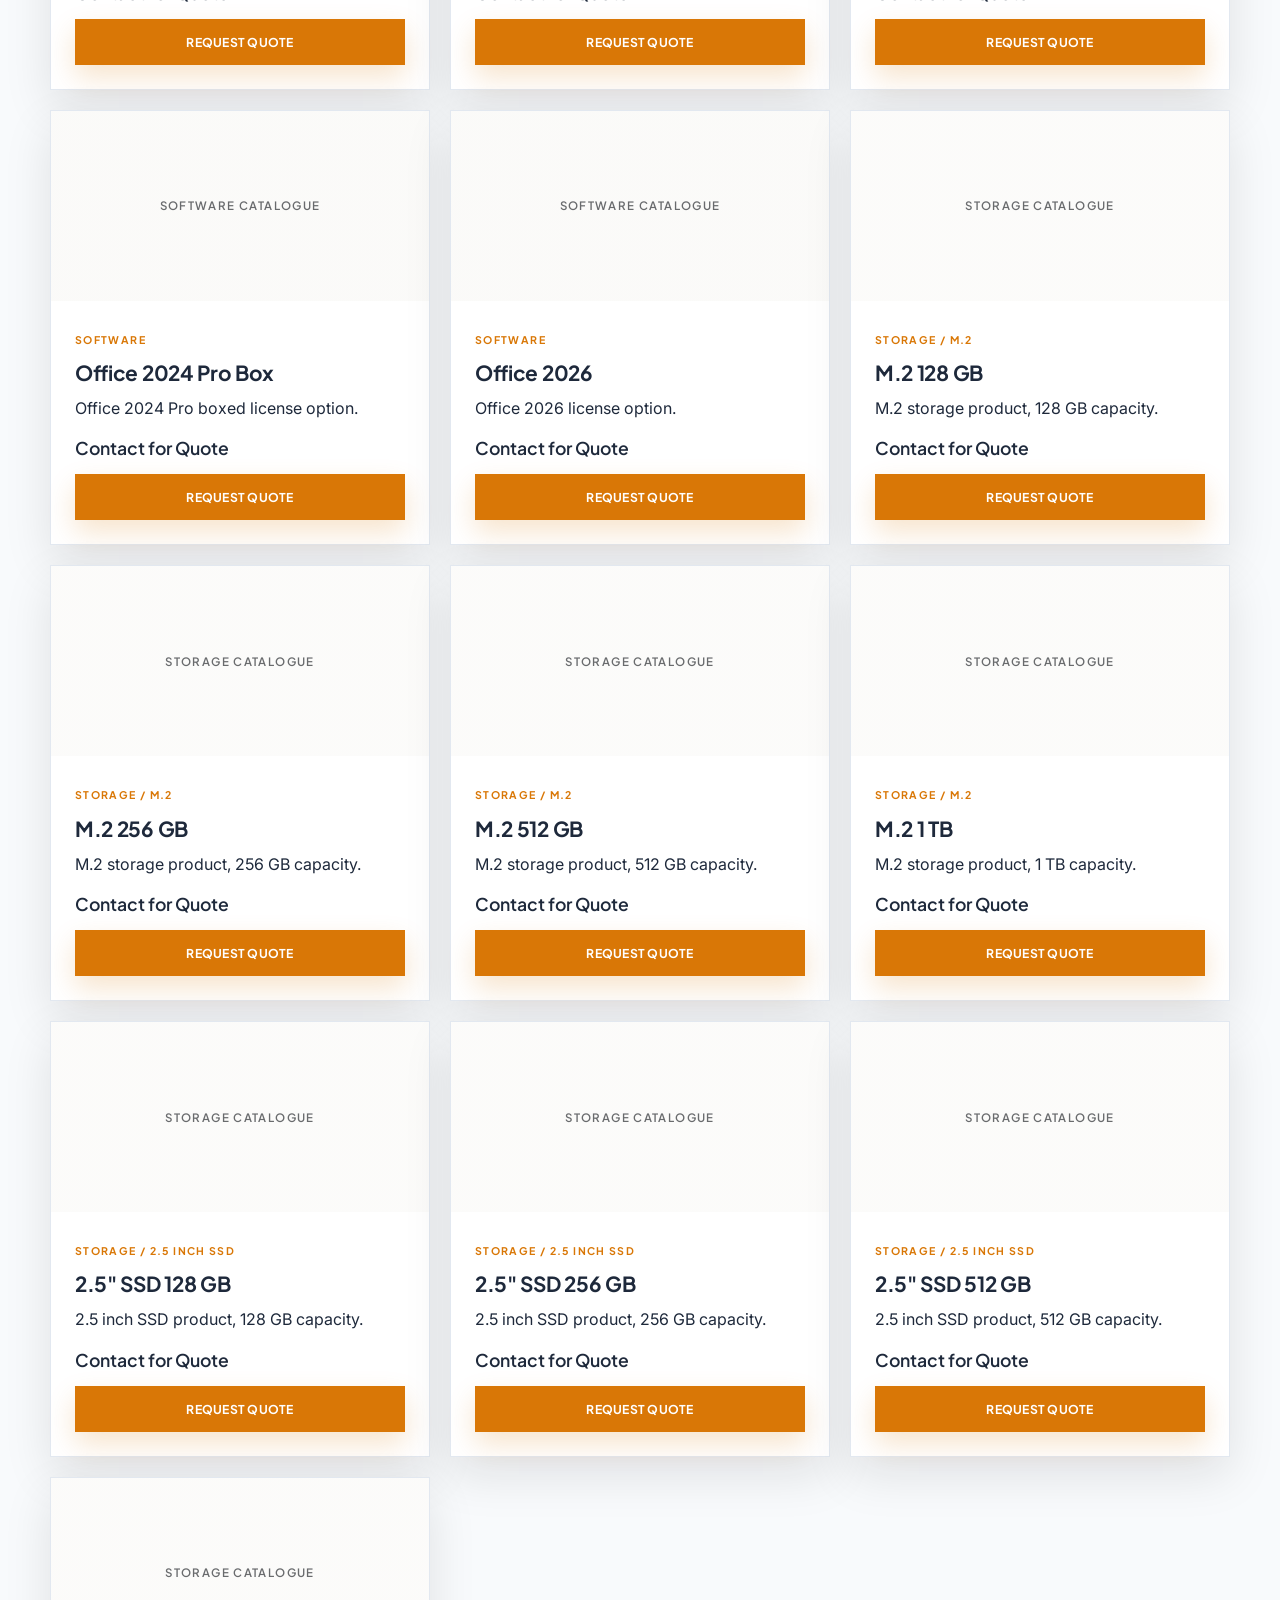
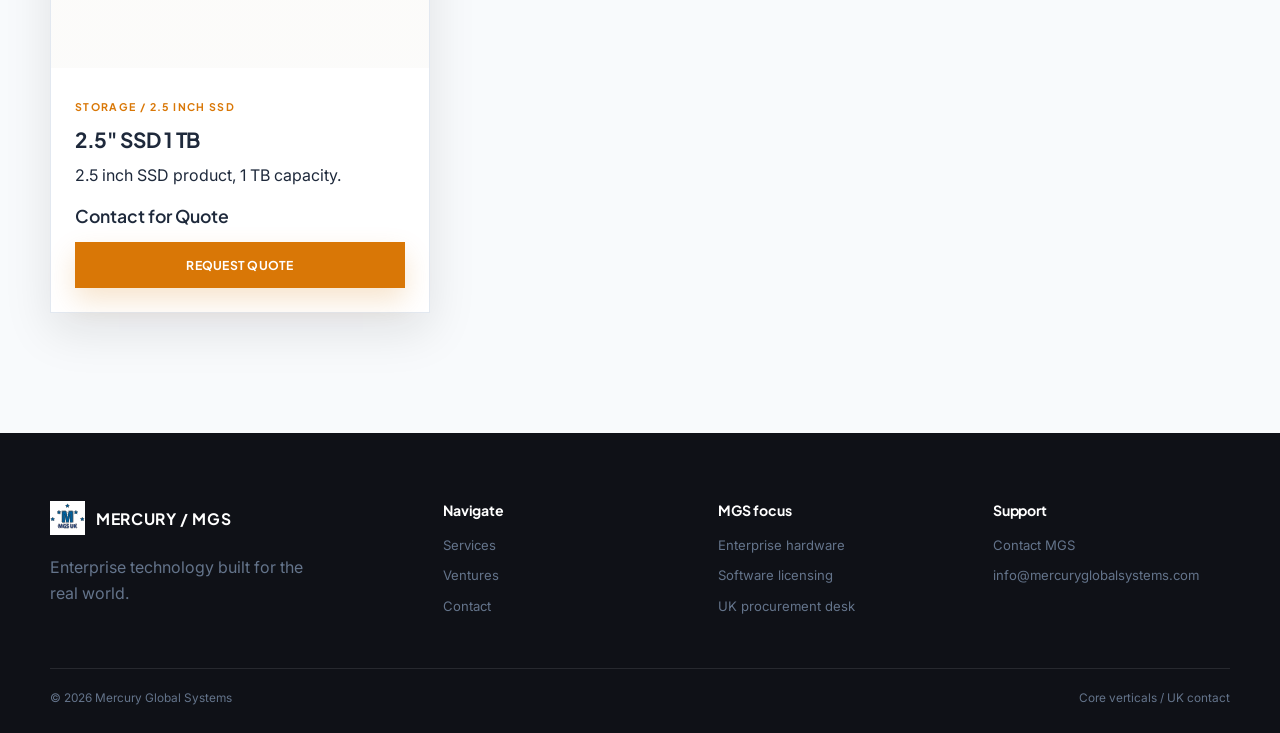
<file: shop.html>
<!doctype html>
<html lang="en">
<head>
  <meta charset="utf-8">
  <meta name="viewport" content="width=device-width, initial-scale=1">
  <title>Shop | Mercury Global Systems</title>
  <link rel="icon" type="image/svg+xml" href="assets/images/mgs-favicon.svg">
  <link rel="stylesheet" href="css/style.css">
  <script src="js/main.js" defer></script>
</head>
<body>
  <header class="site-header">
    <div class="container nav-wrap">
      <a class="logo" href="index.html">
        <img class="logo-image" src="assets/images/mgs-logo.svg" alt="MGS">
        <span>MERCURY / MGS</span>
      </a>
      <button class="menu-toggle" type="button" aria-label="Open navigation" aria-expanded="false">☰</button>
      <nav class="nav-links" aria-label="Primary navigation">
        <a href="index.html">Home</a>
        <a href="services.html">Services</a>
        <a href="ventures.html">Ventures</a>
        <a class="active" href="shop.html">Shop Now</a>
        <a class="nav-cta" href="contact.html">Contact</a>
      </nav>
    </div>
  </header>

  <main>
    <section class="page-hero reveal-section">
      <div class="container">
        <div class="breadcrumb"><a href="index.html">Home</a><span>/</span><span>Shop Now</span></div>
        <h1>The enterprise kit, carefully selected.</h1>
        <p>Request a quote for the individual hardware and software products your team needs.</p>
      </div>
    </section>

    <section class="section reveal-section">
      <div class="container">
        <label class="sr-only" for="shop-search">Search products</label>
        <input class="search-box" id="shop-search" type="search" placeholder="Search products" data-shop-search>
        <div class="filter-bar">
          <button class="filter-button active" type="button" data-filter="all">All products</button>
          <button class="filter-button" type="button" data-filter="software">Software</button>
          <button class="filter-button" type="button" data-filter="storage">Storage</button>
        </div>

        <div class="product-grid">
          <article class="product-card" data-category="software" data-product>
            <div class="product-image product-image--software"></div>
            <div class="product-copy"><span class="card-kicker">Software</span><h3>Win 11 Pro OEM</h3><p>Windows 11 Pro OEM license option.</p><strong class="product-price">Contact for Quote</strong><button class="btn btn-primary" type="button" data-quote>Request Quote</button></div>
          </article>
          <article class="product-card" data-category="software" data-product>
            <div class="product-image product-image--software"></div>
            <div class="product-copy"><span class="card-kicker">Software</span><h3>Win 11 Pro DVD</h3><p>Windows 11 Pro DVD license option.</p><strong class="product-price">Contact for Quote</strong><button class="btn btn-primary" type="button" data-quote>Request Quote</button></div>
          </article>
          <article class="product-card" data-category="software" data-product>
            <div class="product-image product-image--software"></div>
            <div class="product-copy"><span class="card-kicker">Software</span><h3>Windows 11 Pro USB</h3><p>Windows 11 Pro USB license option.</p><strong class="product-price">Contact for Quote</strong><button class="btn btn-primary" type="button" data-quote>Request Quote</button></div>
          </article>
          <article class="product-card" data-category="software" data-product>
            <div class="product-image product-image--software"></div>
            <div class="product-copy"><span class="card-kicker">Software</span><h3>Office 2021 Pro</h3><p>Office 2021 Pro license option.</p><strong class="product-price">Contact for Quote</strong><button class="btn btn-primary" type="button" data-quote>Request Quote</button></div>
          </article>
          <article class="product-card" data-category="software" data-product>
            <div class="product-image product-image--software"></div>
            <div class="product-copy"><span class="card-kicker">Software</span><h3>Office 2024 Pro</h3><p>Office 2024 Pro license option.</p><strong class="product-price">Contact for Quote</strong><button class="btn btn-primary" type="button" data-quote>Request Quote</button></div>
          </article>
          <article class="product-card" data-category="software" data-product>
            <div class="product-image product-image--software"></div>
            <div class="product-copy"><span class="card-kicker">Software</span><h3>Office 2021 Pro Box</h3><p>Office 2021 Pro boxed license option.</p><strong class="product-price">Contact for Quote</strong><button class="btn btn-primary" type="button" data-quote>Request Quote</button></div>
          </article>
          <article class="product-card" data-category="software" data-product>
            <div class="product-image product-image--software"></div>
            <div class="product-copy"><span class="card-kicker">Software</span><h3>Office 2024 Pro Box</h3><p>Office 2024 Pro boxed license option.</p><strong class="product-price">Contact for Quote</strong><button class="btn btn-primary" type="button" data-quote>Request Quote</button></div>
          </article>
          <article class="product-card" data-category="software" data-product>
            <div class="product-image product-image--software"></div>
            <div class="product-copy"><span class="card-kicker">Software</span><h3>Office 2026</h3><p>Office 2026 license option.</p><strong class="product-price">Contact for Quote</strong><button class="btn btn-primary" type="button" data-quote>Request Quote</button></div>
          </article>

          <article class="product-card" data-category="storage" data-product>
            <div class="product-image product-image--storage"></div>
            <div class="product-copy"><span class="card-kicker">Storage / M.2</span><h3>M.2 128 GB</h3><p>M.2 storage product, 128 GB capacity.</p><strong class="product-price">Contact for Quote</strong><button class="btn btn-primary" type="button" data-quote>Request Quote</button></div>
          </article>
          <article class="product-card" data-category="storage" data-product>
            <div class="product-image product-image--storage"></div>
            <div class="product-copy"><span class="card-kicker">Storage / M.2</span><h3>M.2 256 GB</h3><p>M.2 storage product, 256 GB capacity.</p><strong class="product-price">Contact for Quote</strong><button class="btn btn-primary" type="button" data-quote>Request Quote</button></div>
          </article>
          <article class="product-card" data-category="storage" data-product>
            <div class="product-image product-image--storage"></div>
            <div class="product-copy"><span class="card-kicker">Storage / M.2</span><h3>M.2 512 GB</h3><p>M.2 storage product, 512 GB capacity.</p><strong class="product-price">Contact for Quote</strong><button class="btn btn-primary" type="button" data-quote>Request Quote</button></div>
          </article>
          <article class="product-card" data-category="storage" data-product>
            <div class="product-image product-image--storage"></div>
            <div class="product-copy"><span class="card-kicker">Storage / M.2</span><h3>M.2 1 TB</h3><p>M.2 storage product, 1 TB capacity.</p><strong class="product-price">Contact for Quote</strong><button class="btn btn-primary" type="button" data-quote>Request Quote</button></div>
          </article>
          <article class="product-card" data-category="storage" data-product>
            <div class="product-image product-image--storage"></div>
            <div class="product-copy"><span class="card-kicker">Storage / 2.5 inch SSD</span><h3>2.5&quot; SSD 128 GB</h3><p>2.5 inch SSD product, 128 GB capacity.</p><strong class="product-price">Contact for Quote</strong><button class="btn btn-primary" type="button" data-quote>Request Quote</button></div>
          </article>
          <article class="product-card" data-category="storage" data-product>
            <div class="product-image product-image--storage"></div>
            <div class="product-copy"><span class="card-kicker">Storage / 2.5 inch SSD</span><h3>2.5&quot; SSD 256 GB</h3><p>2.5 inch SSD product, 256 GB capacity.</p><strong class="product-price">Contact for Quote</strong><button class="btn btn-primary" type="button" data-quote>Request Quote</button></div>
          </article>
          <article class="product-card" data-category="storage" data-product>
            <div class="product-image product-image--storage"></div>
            <div class="product-copy"><span class="card-kicker">Storage / 2.5 inch SSD</span><h3>2.5&quot; SSD 512 GB</h3><p>2.5 inch SSD product, 512 GB capacity.</p><strong class="product-price">Contact for Quote</strong><button class="btn btn-primary" type="button" data-quote>Request Quote</button></div>
          </article>
          <article class="product-card" data-category="storage" data-product>
            <div class="product-image product-image--storage"></div>
            <div class="product-copy"><span class="card-kicker">Storage / 2.5 inch SSD</span><h3>2.5&quot; SSD 1 TB</h3><p>2.5 inch SSD product, 1 TB capacity.</p><strong class="product-price">Contact for Quote</strong><button class="btn btn-primary" type="button" data-quote>Request Quote</button></div>
          </article>
        </div>
      </div>
    </section>
  </main>

  <footer class="site-footer">
    <div class="container footer-grid">
      <div class="footer-brand"><a class="logo" href="index.html"><img class="logo-image" src="assets/images/mgs-logo.svg" alt="MGS">MERCURY / MGS</a><p>Enterprise technology built for the real world.</p></div>
      <div><h3 class="footer-title">Navigate</h3><div class="footer-links"><a href="services.html">Services</a><a href="ventures.html">Ventures</a><a href="contact.html">Contact</a></div></div>
      <div><h3 class="footer-title">MGS focus</h3><div class="footer-links"><span>Enterprise hardware</span><span>Software licensing</span><span>UK procurement desk</span></div></div>
      <div><h3 class="footer-title">Support</h3><div class="footer-links"><a href="contact.html">Contact MGS</a><a href="mailto:info@mercuryglobalsystems.com">info@mercuryglobalsystems.com</a></div></div>
    </div>
    <div class="container footer-bottom"><span>© 2026 Mercury Global Systems</span><span>Core verticals / UK contact</span></div>
  </footer>
</body>
</html>
</file>
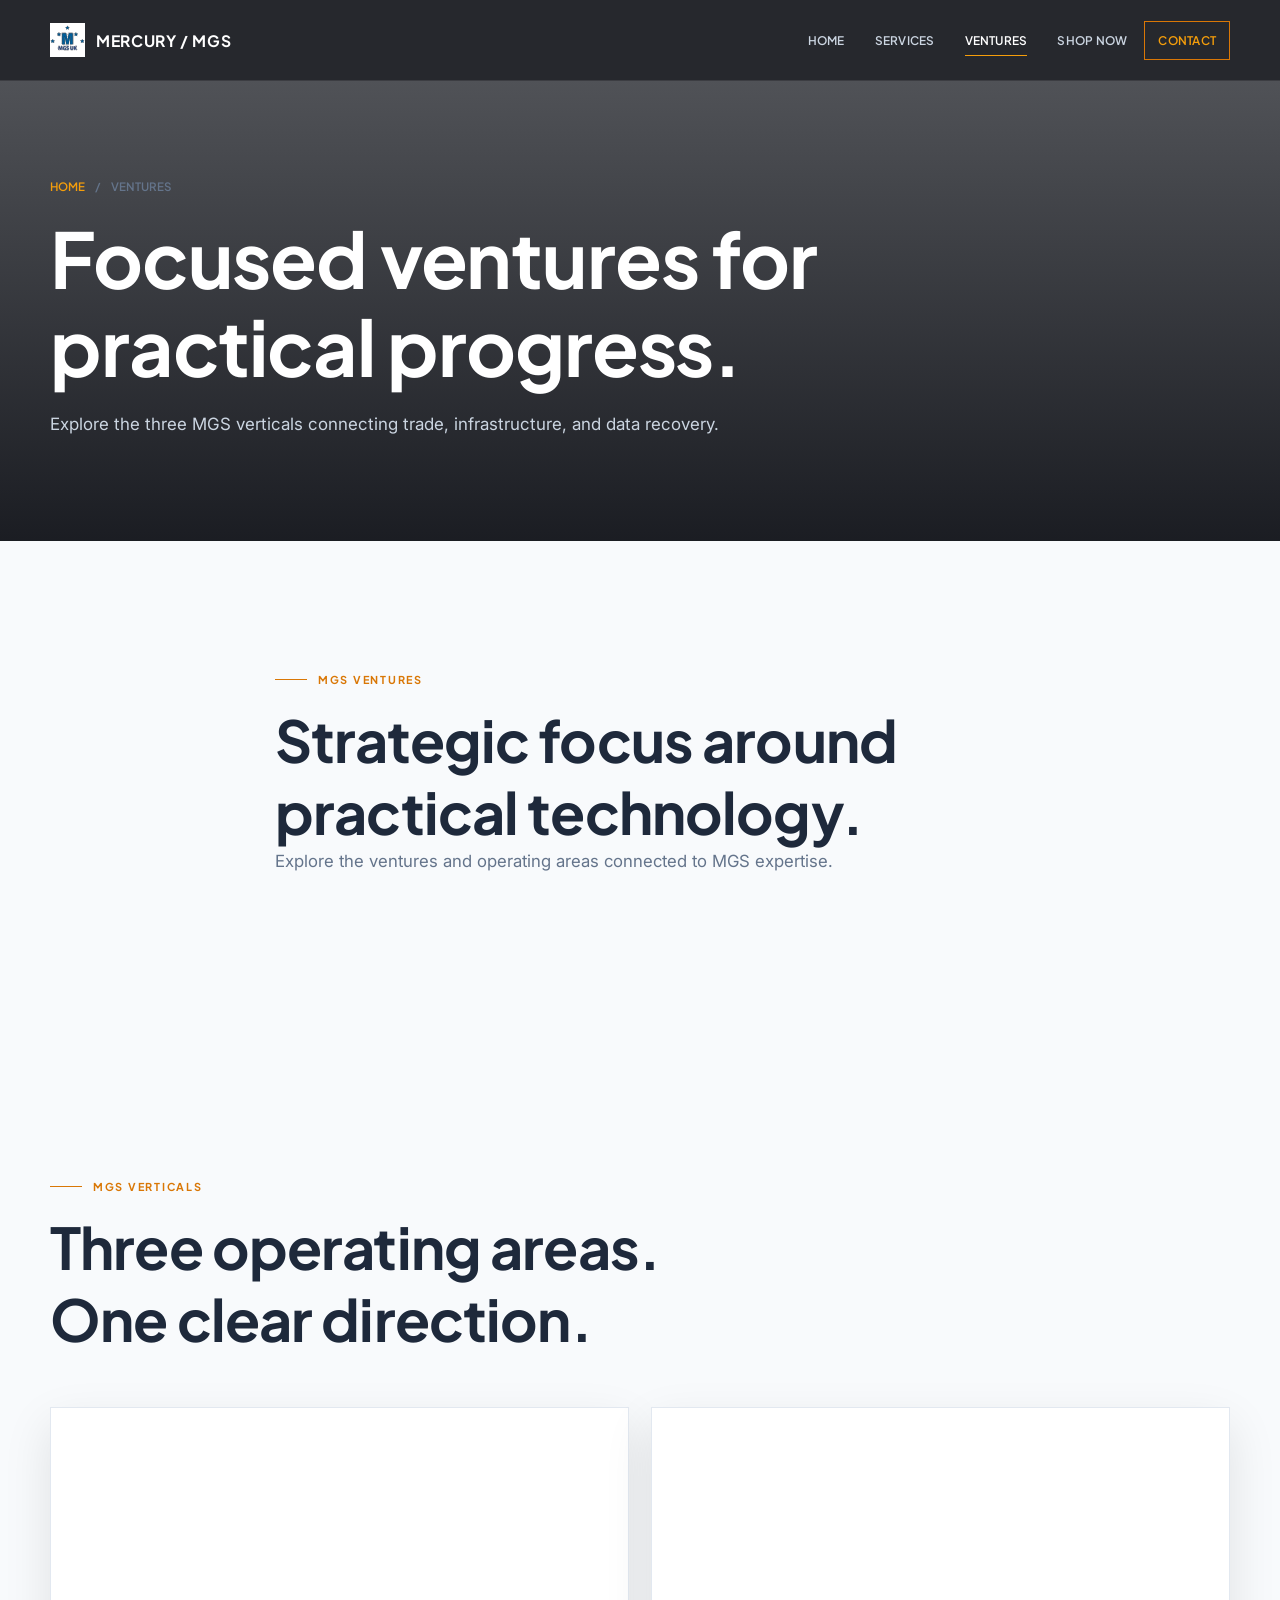
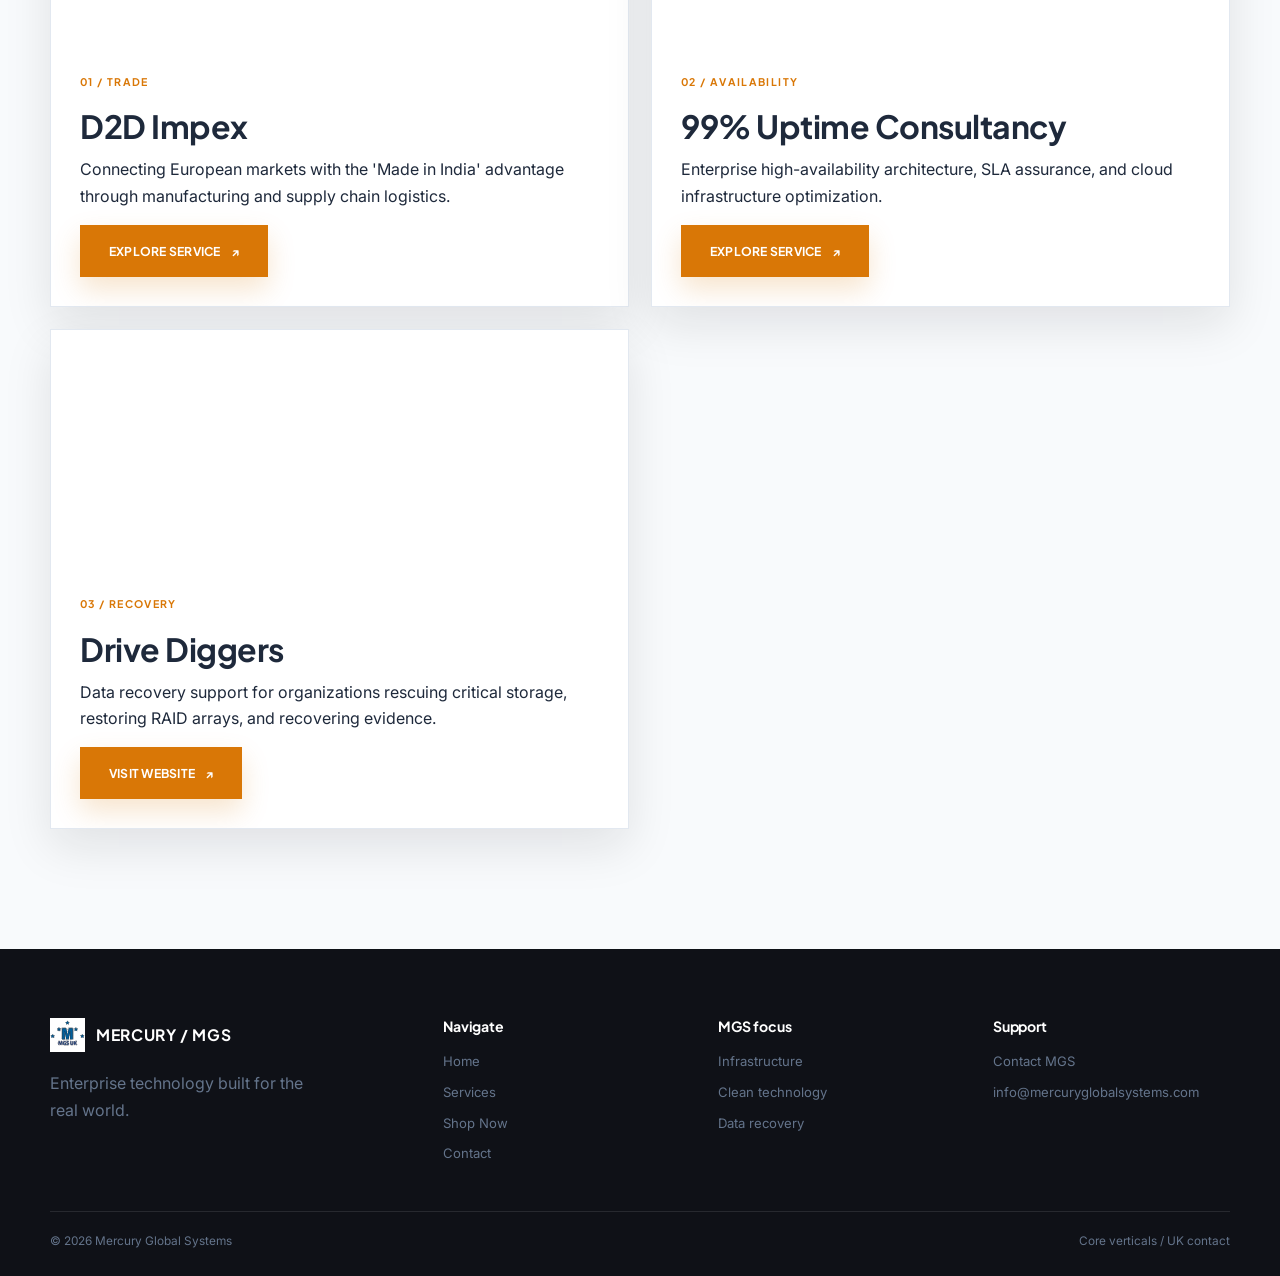
<file: ventures.html>
<!doctype html>
<html lang="en">
  <head>
    <meta charset="utf-8" />
    <meta name="viewport" content="width=device-width, initial-scale=1" />
    <title>Ventures | Mercury Global Systems</title>
    <link rel="icon" type="image/svg+xml" href="assets/images/mgs-favicon.svg">
    <link rel="stylesheet" href="css/style.css" />
    <script src="js/main.js" defer></script>
  </head>
  <body>
    <header class="site-header">
      <div class="container nav-wrap">
        <a class="logo" href="index.html"
          ><img class="logo-image" src="assets/images/mgs-logo.svg" alt="MGS">MERCURY / MGS</a
        ><button
          class="menu-toggle"
          type="button"
          aria-label="Open navigation"
          aria-expanded="false"
        >
          ☰
        </button>
        <nav class="nav-links">
          <a href="index.html">Home</a><a href="services.html">Services</a
          ><a class="active" href="ventures.html">Ventures</a
          ><a href="shop.html">Shop Now</a
          ><a class="nav-cta" href="contact.html">Contact</a>
        </nav>
      </div>
    </header>
    <main>
      <section class="page-hero reveal-section">
        <div class="container">
          <div class="breadcrumb">
            <a href="index.html">Home</a><span>/</span><span>Ventures</span>
          </div>
          <h1>Focused ventures for practical progress.</h1>
          <p>
            Explore the three MGS verticals connecting trade, infrastructure,
            and data recovery.
          </p>
        </div>
      </section>
      <section class="section reveal-section">
        <div class="container section-heading">
          <span class="eyebrow">MGS ventures</span>
          <h2>Strategic focus around practical technology.</h2>
          <p class="lead">Explore the ventures and operating areas connected to MGS expertise.</p>
        </div>
      </section>
      <section class="section reveal-section">
        <div class="container">
          <div class="section-heading">
            <span class="eyebrow">MGS verticals</span>
            <h2>Three operating areas. One clear direction.</h2>
          </div>
          <div class="sector-grid">
            <article class="sector-card">
              <div
                class="sector-image"
                  style="background-image: url(&quot;https://images.unsplash.com/photo-1494412651409-8963ce7935a7?q=85&w=1200&quot;);"
              ></div>
              <div class="sector-copy">
                <span class="card-kicker">01 / Trade</span>
                <h2>D2D Impex</h2>
                <p>
                  Connecting European markets with the 'Made in India' advantage
                  through manufacturing and supply chain logistics.
                </p>
                <a
                  class="btn btn-primary"
                  href="services.html"
                  >Explore service <span>↗</span></a
                >
              </div>
            </article>
            <article class="sector-card">
              <div
                class="sector-image"
                  style="background-image: url(&quot;https://images.unsplash.com/photo-1558494949-ef010cbdcc31?q=85&w=1200&quot;);"
              ></div>
              <div class="sector-copy">
                <span class="card-kicker">02 / Availability</span>
                <h2>99% Uptime Consultancy</h2>
                <p>
                  Enterprise high-availability architecture, SLA assurance, and
                  cloud infrastructure optimization.
                </p>
                <a
                  class="btn btn-primary"
                  href="services.html"
                  >Explore service <span>↗</span></a
                >
              </div>
            </article>
            <article class="sector-card">
              <div
                class="sector-image"
                  style="background-image: url(&quot;https://images.unsplash.com/photo-1518770660439-4636190af475?q=85&w=1200&quot;);"
              ></div>
              <div class="sector-copy">
                <span class="card-kicker">03 / Recovery</span>
                <h2>Drive Diggers</h2>
                <p>
                  Data recovery support for organizations rescuing critical
                  storage, restoring RAID arrays, and recovering evidence.
                </p>
                <a
                  class="btn btn-primary"
                  href="https://drivediggers.com/"
                  target="_blank"
                  rel="noopener noreferrer"
                  >Visit Website <span>↗</span></a
                >
              </div>
            </article>
          </div>
        </div>
      </section>
    </main>
    <footer class="site-footer">
      <div class="container footer-grid">
        <div class="footer-brand">
          <a class="logo" href="index.html"
            ><img class="logo-image" src="assets/images/mgs-logo.svg" alt="MGS">MERCURY / MGS</a
          >
          <p>Enterprise technology built for the real world.</p>
        </div>
        <div>
          <h3 class="footer-title">Navigate</h3>
          <div class="footer-links">
            <a href="index.html">Home</a><a href="services.html">Services</a
            ><a href="shop.html">Shop Now</a><a href="contact.html">Contact</a>
          </div>
        </div>
        <div>
          <h3 class="footer-title">MGS focus</h3>
          <div class="footer-links">
            <span>Infrastructure</span><span>Clean technology</span
            ><span>Data recovery</span>
          </div>
        </div>
        <div>
          <h3 class="footer-title">Support</h3>
          <div class="footer-links">
            <a href="contact.html">Contact MGS</a>
            <a href="mailto:info@mercuryglobalsystems.com">info@mercuryglobalsystems.com</a>
          </div>
        </div>
      </div>
      <div class="container footer-bottom">
        <span>© 2026 Mercury Global Systems</span
        ><span>Core verticals / UK contact</span>
      </div>
    </footer>
  </body>
</html>
</file>
<file: css/style.css>
@import url("https://fonts.googleapis.com/css2?family=Inter:wght@400;500;600;700&family=Plus+Jakarta+Sans:wght@500;600;700;800&display=swap");

/* Editorial design tokens */
:root {
  --obsidian: #0f1117;
  --off-white: #f8fafc;
  --white: #ffffff;
  --titanium: #e2e8f0;
  --slate: #1e293b;
  --muted: #64748b;
  --amber: #d97706;
  --amber-light: #f59e0b;
  --emerald: #059669;
  --line-dark: rgba(255, 255, 255, 0.1);
  --shadow: 0 18px 45px rgba(15, 17, 23, 0.1);
  --shadow-hover: 0 28px 60px rgba(15, 17, 23, 0.17);
  --ease: 300ms cubic-bezier(0.2, 0.8, 0.2, 1);
  --max: 1180px;
  --display: "Plus Jakarta Sans", system-ui, sans-serif;
  --body: "Inter", system-ui, sans-serif;
}

/* Reset and foundations */
* { box-sizing: border-box; }
html { scroll-behavior: smooth; }
body {
  overflow-x: hidden;
  margin: 0;
  color: var(--slate);
  background: var(--off-white);
  font: 400 1rem/1.65 var(--body);
  -webkit-font-smoothing: antialiased;
}
body.menu-open { overflow: hidden; }
a { color: inherit; text-decoration: none; }
button, input, select, textarea { font: inherit; }
button { cursor: pointer; }
a:focus-visible,
button:focus-visible,
input:focus-visible,
select:focus-visible,
textarea:focus-visible {
  outline: 3px solid rgba(245, 158, 11, 0.55);
  outline-offset: 3px;
}
h1, h2, h3 {
  margin: 0;
  color: var(--slate);
  font-family: var(--display);
  letter-spacing: -0.015em;
  line-height: 1.25;
}
h1 { font-size: clamp(3rem, 6vw, 6.2rem); font-weight: 700; line-height: 1.15; }
h2 { font-size: clamp(2.1rem, 4.5vw, 4.4rem); }
h3 { font-size: 1.3rem; }
p { margin: 0 0 1rem; }
.container { width: min(var(--max), calc(100% - 48px)); margin: 0 auto; }
.section { padding: 120px 0; }
.section-sm { padding: 78px 0; }
.lead { max-width: 680px; color: var(--muted); font-size: 1.05rem; }

/* Shared editorial details and buttons */
.eyebrow {
  display: inline-flex;
  align-items: center;
  gap: 11px;
  color: var(--amber);
  font: 700 0.68rem var(--display);
  letter-spacing: 0.16em;
  text-transform: uppercase;
}
.eyebrow::before { width: 32px; height: 1px; background: currentColor; content: ""; }
.section-heading { max-width: 730px; margin-bottom: 52px; }
.section-heading h2 { margin-top: 17px; }
.section-heading.center { margin-right: auto; margin-left: auto; text-align: center; }
.section-heading.center .eyebrow { justify-content: center; }
.actions { display: flex; flex-wrap: wrap; gap: 12px; margin-top: 34px; }
.btn {
  position: relative;
  isolation: isolate;
  display: inline-flex;
  align-items: center;
  justify-content: center;
  gap: 10px;
  min-height: 52px;
  overflow: hidden;
  border: 1px solid transparent;
  border-radius: 0;
  padding: 0 28px;
  font: 700 0.76rem var(--display);
  letter-spacing: 0.02em;
  text-transform: uppercase;
  transition: color var(--ease), border-color var(--ease), box-shadow var(--ease), transform var(--ease);
}
.btn::after { position: absolute; inset: 0; z-index: -1; background: var(--amber-light); transform: translateX(101%); transition: transform var(--ease); content: ""; }
.btn:hover { transform: translateY(-3px); }
.btn:hover::after { transform: translateX(0); }
.btn-primary { z-index: 0; color: var(--white); background: var(--amber); box-shadow: 0 12px 28px rgba(217, 119, 6, 0.2); }
.btn-primary:hover { color: var(--obsidian); box-shadow: 0 18px 34px rgba(217, 119, 6, 0.28); }
.btn-secondary { z-index: 0; border-color: var(--titanium); color: var(--slate); background: transparent; }
.btn-secondary::after { background: var(--amber); }
.btn-secondary:hover { border-color: var(--amber); color: var(--white); }
.hero .btn-secondary { border-color: rgba(255,255,255,.45); color: var(--white); background: rgba(255,255,255,.04); }
.hero .btn-secondary:hover { border-color: var(--amber); color: var(--obsidian); }
.dark-section .btn-secondary { border-color: rgba(255,255,255,.35); color: var(--white); }
.sr-only { position: absolute; width: 1px; height: 1px; overflow: hidden; clip: rect(0,0,0,0); white-space: nowrap; }

/* Glass header */
.site-header { position: sticky; z-index: 1000; top: 0; color: var(--white); background: rgba(15, 17, 23, 0.9); border-bottom: 1px solid var(--line-dark); backdrop-filter: blur(16px); -webkit-backdrop-filter: blur(16px); transition: box-shadow var(--ease); }
.site-header.scrolled { box-shadow: 0 16px 38px rgba(0,0,0,.22); }
.nav-wrap { display: flex; align-items: center; justify-content: space-between; min-height: 80px; gap: 28px; }
.logo { display: flex; align-items: center; gap: 11px; color: var(--white); font: 700 0.98rem var(--display); letter-spacing: 0.04em; }
.logo-image { display: block; width: 35px; height: 35px; flex: 0 0 35px; object-fit: contain; object-position: center; }
.nav-links { display: flex; align-items: center; gap: 4px; }
.nav-links a { position: relative; padding: 11px 13px; color: #cbd5e1; font: 600 0.74rem var(--display); letter-spacing: 0.02em; text-transform: uppercase; transition: color var(--ease); }
.nav-links a::after { position: absolute; right: 13px; bottom: 3px; left: 13px; height: 1px; background: var(--amber-light); transform: scaleX(0); transform-origin: left; transition: transform var(--ease); content: ""; }
.nav-links a:hover, .nav-links a.active { color: var(--white); }
.nav-links a:hover::after, .nav-links a.active::after { transform: scaleX(1); }
.nav-links .nav-cta { border: 1px solid var(--amber); color: var(--amber-light); }
.nav-links .nav-cta::after { display: none; }
.menu-toggle { display: none; border: 0; color: var(--white); background: transparent; font-size: 1.5rem; }

/* Homepage hero and editorial imagery */
.hero, .page-hero { position: relative; overflow: hidden; color: var(--white); background: var(--obsidian); }
.hero { padding: 132px 0 150px; background: linear-gradient(108deg, rgba(15,17,23,.96) 0%, rgba(15,17,23,.78) 55%, rgba(15,17,23,.54) 100%), url("https://images.unsplash.com/photo-1497366811353-6870744d04b2?q=85&w=2200") center / cover; }
.hero::before { position: absolute; right: 6%; bottom: 0; width: 31vw; height: 1px; background: var(--amber); opacity: .75; content: ""; }
.hero-grid { display: grid; grid-template-columns: 1fr 1fr; align-items: center; gap: 72px; }
.hero h1, .page-hero h1 { color: var(--white); }
.hero h1 { max-width: 690px; margin: 20px 0 24px; }
.hero h1 span { color: var(--amber-light); font-style: italic; }
.hero-copy { max-width: 570px; color: #d4d9e2; font-size: 1.08rem; }
.hero-photo { position: relative; overflow: hidden; min-height: 485px; margin: 0; border: 1px solid rgba(255,255,255,.16); box-shadow: 0 28px 70px rgba(0,0,0,.33); }
.hero-photo img { width: 100%; height: 100%; min-height: 485px; object-fit: cover; transition: transform 900ms var(--ease); }
.hero-photo:hover img { transform: scale(1.035); }
.glass-badge { position: absolute; right: 22px; bottom: 22px; display: flex; align-items: center; gap: 9px; border: 1px solid rgba(255,255,255,.2); padding: 13px 16px; color: var(--white); background: rgba(15,17,23,.66); backdrop-filter: blur(16px); font: 600 .68rem var(--display); letter-spacing: .02em; }
.glass-badge strong { color: #6ee7b7; }
.live-dot { width: 8px; height: 8px; border-radius: 50%; background: var(--emerald); box-shadow: 0 0 0 4px rgba(5,150,105,.18); }

/* Vertical shelf */
.stats { position: relative; z-index: 2; margin-top: -48px; }
.stats-grid { display: grid; grid-template-columns: repeat(3, 1fr); border: 1px solid var(--titanium); background: var(--white); box-shadow: var(--shadow); }
.stat { padding: 25px 32px; border-right: 1px solid var(--titanium); }
.stat:last-child { border-right: 0; }
.stat strong { display: block; color: var(--slate); font: 700 2.15rem var(--display); }
.stat span { color: var(--muted); font: 700 .68rem var(--display); letter-spacing: .1em; text-transform: uppercase; }
.card-grid { display: grid; grid-template-columns: 1.12fr .88fr 1fr; align-items: start; gap: 20px; }
.card { overflow: hidden; border: 1px solid rgba(255,255,255,.06); background: var(--white); box-shadow: var(--shadow); transition: transform var(--ease), box-shadow var(--ease), border-color var(--ease); }
.card:nth-child(2) { margin-top: 42px; }
.card:hover { border-color: rgba(217,119,6,.55); box-shadow: var(--shadow-hover); transform: translateY(-8px); }
.card-image { overflow: hidden; height: 210px; }
.card-image img { width: 100%; height: 100%; object-fit: cover; transition: transform 800ms var(--ease); }
.card:hover .card-image img { transform: scale(1.045); }
.card-copy { padding: 29px 28px 34px; }
.card-kicker { color: var(--amber); font: 700 .66rem var(--display); letter-spacing: .13em; text-transform: uppercase; }
.card h3 { margin: 13px 0 10px; }
.card p { color: var(--muted); }
.text-link { display: inline-flex; margin-top: 8px; color: var(--amber); font: 700 .74rem var(--display); letter-spacing: .03em; text-transform: uppercase; }
.text-link:hover { color: var(--slate); }

/* Dark editorial section */
.dark-section { color: var(--white); background: var(--obsidian); }
.dark-section h2, .dark-section h3 { color: var(--white); }
.dark-section .lead { color: #cbd5e1; }
.dark-section .eyebrow { color: var(--amber-light); }
.dark-panel { min-height: 300px; border: 1px solid rgba(255,255,255,.13); padding: 30px; background: rgba(255,255,255,.035); }
.dark-panel strong { display: block; margin-top: 100px; color: var(--amber-light); font: 700 4.2rem var(--display); line-height: 1; }
.trust { padding: 30px 0; border-top: 1px solid var(--titanium); border-bottom: 1px solid var(--titanium); background: var(--off-white); }
.trust-row { display: flex; justify-content: space-between; gap: 20px; color: var(--muted); font: 700 .76rem var(--display); letter-spacing: .1em; text-transform: uppercase; }

/* Shared inner pages */
.page-hero { padding: 98px 0 86px; background: linear-gradient(rgba(15,17,23,.72), rgba(15,17,23,.95)), url("https://images.unsplash.com/photo-1486406146926-c627a92ad1ab?q=85&w=2200") center / cover; }
.page-hero h1 { max-width: 820px; margin: 20px 0; }
.page-hero p { max-width: 680px; color: #cbd5e1; font-size: 1.06rem; }
.breadcrumb { display: flex; gap: 10px; color: var(--muted); font: 600 .72rem var(--display); text-transform: uppercase; }
.breadcrumb a { color: var(--amber-light); }
.solution-grid { display: grid; grid-template-columns: repeat(2, 1fr); gap: 22px; }
.service-triad { grid-template-columns: repeat(3, 1fr); }
.solution-card, .sector-card, .metric-card, .form-panel { border: 1px solid var(--titanium); background: var(--white); box-shadow: var(--shadow); transition: transform var(--ease), box-shadow var(--ease), border-color var(--ease); }
.solution-card:hover, .sector-card:hover { border-color: rgba(217,119,6,.55); box-shadow: var(--shadow-hover); transform: translateY(-8px); }
.solution-card { overflow: hidden; }
.solution-image { min-height: 230px; background-position: center; background-size: cover; }
.solution-copy { padding: 29px; }
.solution-copy h2, .sector-copy h2 { margin: 13px 0 10px; font-size: 2rem; }
.solution-copy ul { display: grid; gap: 7px; margin: 20px 0 0; padding: 0; list-style: none; font-size: .9rem; }
.solution-copy li::before { margin-right: 8px; color: var(--emerald); content: "✓"; font-weight: 700; }
.solution-copy .btn { margin-top: 22px; }
.sector-grid { display: grid; grid-template-columns: repeat(2, 1fr); gap: 22px; }
.sector-card { overflow: hidden; }
.sector-image { min-height: 230px; background-position: center; background-size: cover; }
.sector-copy { padding: 29px; }
.metrics-grid { display: grid; grid-template-columns: repeat(3, 1fr); gap: 18px; }
.metric-card { padding: 30px; }
.metric-card h2 { margin: 12px 0 8px; font-size: 2.7rem; }
.metric-card span { color: var(--muted); font: 700 .68rem var(--display); letter-spacing: .1em; text-transform: uppercase; }

/* Shop controls */
.filter-bar { display: flex; flex-wrap: wrap; gap: 9px; margin-bottom: 30px; }
.filter-button { border: 1px solid var(--titanium); border-radius: 0; padding: 10px 15px; color: var(--slate); background: var(--white); font: 700 .72rem var(--display); letter-spacing: .03em; text-transform: uppercase; transition: color var(--ease), background var(--ease), border-color var(--ease); }
.filter-button.active, .filter-button:hover { border-color: var(--amber); color: var(--white); background: var(--amber); }
.product-grid { display: grid; grid-template-columns: repeat(3, 1fr); gap: 20px; }
.product-card { border: 1px solid var(--titanium); background: var(--white); box-shadow: var(--shadow); transition: transform var(--ease), box-shadow var(--ease); }
.product-card:hover { box-shadow: var(--shadow-hover); transform: translateY(-8px); }
.product-image { height: 190px; background-position: center; background-size: cover; }
.product-image--software { background: linear-gradient(rgba(244, 243, 239, 0.4), rgba(244, 243, 239, 0.4)), url("https://images.unsplash.com/photo-1555066931-4365d14bab8c?q=85&w=1000") center / cover; }
.product-image--software::after { display: grid; place-items: center; height: 100%; color: rgba(15, 17, 23, 0.62); font: 600 0.72rem var(--display); letter-spacing: 0.12em; text-transform: uppercase; content: "Software catalogue"; }
.product-image--storage { background: linear-gradient(rgba(244, 243, 239, 0.32), rgba(244, 243, 239, 0.32)), url("https://images.unsplash.com/photo-1558494949-ef010cbdcc31?q=85&w=1000") center / cover; }
.product-image--storage::after { display: grid; place-items: center; height: 100%; color: rgba(15, 17, 23, 0.62); font: 600 0.72rem var(--display); letter-spacing: 0.12em; text-transform: uppercase; content: "Storage catalogue"; }
.product-copy { padding: 24px; }
.product-copy h3 { margin: 9px 0; }
.product-price { display: block; margin: 15px 0; color: var(--slate); font: 600 1.1rem var(--display); }
.product-card .btn { width: 100%; min-height: 46px; }
.search-box { width: 100%; margin-bottom: 14px; border: 1px solid var(--titanium); border-radius: 0; padding: 14px 16px; color: var(--slate); background: var(--white); outline: 0; }
.search-box:focus { border-color: var(--amber); box-shadow: 0 0 0 3px rgba(217,119,6,.14); }

/* Contact form */
.contact-grid { display: grid; grid-template-columns: .8fr 1.2fr; align-items: start; gap: 70px; }
.contact-details { display: grid; gap: 22px; margin-top: 28px; }
.contact-detail { display: flex; gap: 14px; }
.icon-box { display: grid; flex: 0 0 42px; place-items: center; width: 42px; height: 42px; color: var(--amber); background: #fff7ed; font-size: .68rem; font-weight: 700; }
.contact-detail strong { display: block; color: var(--slate); font-size: .8rem; }
.contact-detail span:not(.icon-box) { color: var(--muted); font-size: .88rem; }
.form-panel { padding: 38px; }
.form-grid { display: grid; grid-template-columns: repeat(2, 1fr); gap: 18px; }
.form-field { display: grid; gap: 7px; }
.form-field.full { grid-column: 1 / -1; }
.form-field label { color: var(--slate); font: 700 .72rem var(--display); letter-spacing: .04em; text-transform: uppercase; }
.form-field input, .form-field select, .form-field textarea { width: 100%; border: 1px solid var(--titanium); border-radius: 0; padding: 13px; color: var(--slate); background: var(--white); outline: 0; transition: border-color var(--ease), box-shadow var(--ease); }
.form-field input:focus, .form-field select:focus, .form-field textarea:focus { border-color: var(--amber); box-shadow: 0 0 0 3px rgba(217,119,6,.14); }
.form-field input.invalid, .form-field select.invalid, .form-field textarea.invalid { border-color: #dc2626; box-shadow: 0 0 0 3px rgba(220,38,38,.12); }
.form-field textarea { min-height: 150px; resize: vertical; }
.form-status { min-height: 24px; margin-top: 10px; color: var(--emerald); font-size: .82rem; font-weight: 700; }
.map-box { display: grid; place-items: center; min-height: 300px; border: 1px solid var(--titanium); color: var(--amber); background: #efeee9; background-image: linear-gradient(#dfddd6 1px, transparent 1px), linear-gradient(90deg, #dfddd6 1px, transparent 1px); background-size: 36px 36px; }
.map-box span { border: 1px solid var(--amber); padding: 14px 18px; background: var(--white); font: 700 .72rem var(--display); letter-spacing: .07em; text-transform: uppercase; }

/* Footer */
.site-footer { padding: 68px 0 24px; color: var(--muted); background: var(--obsidian); }
.footer-grid { display: grid; grid-template-columns: 1.5fr repeat(3, 1fr); gap: 38px; padding-bottom: 46px; }
.footer-brand p { max-width: 280px; margin-top: 18px; }
.footer-title { margin: 0 0 16px; color: var(--white); font: 700 .88rem var(--display); }
.footer-links { display: grid; gap: 9px; font-size: .82rem; }
.footer-links a:hover { color: var(--amber-light); }
.footer-bottom { display: flex; justify-content: space-between; gap: 20px; border-top: 1px solid var(--line-dark); padding-top: 20px; font-size: .74rem; }

/* Scroll reveals */
.reveal-item { opacity: 0; transform: translateY(30px); transition: opacity 700ms var(--ease), transform 700ms var(--ease); }
.reveal-item.is-visible { opacity: 1; transform: translateY(0); }

/* Responsive layout */
@media (max-width: 900px) {
  .hero-grid, .contact-grid { grid-template-columns: 1fr; gap: 48px; }
  .card-grid, .metrics-grid, .solution-grid, .sector-grid { grid-template-columns: repeat(2, 1fr); }
  .service-triad { grid-template-columns: repeat(2, 1fr); }
  .product-grid { grid-template-columns: repeat(2, 1fr); }
  .footer-grid { grid-template-columns: repeat(2, 1fr); }
}
@media (max-width: 768px) {
  .container { width: min(var(--max), calc(100% - 32px)); }
  .section { padding: 78px 0; }
  .menu-toggle { display: block; }
  .nav-links { position: absolute; top: 100%; right: 16px; left: 16px; display: grid; gap: 2px; padding: 14px; border: 1px solid rgba(255,255,255,.14); background: rgba(15,17,23,.98); box-shadow: var(--shadow); transform: translateY(-12px); opacity: 0; pointer-events: none; transition: opacity var(--ease), transform var(--ease); }
  .nav-links.open { transform: translateY(0); opacity: 1; pointer-events: auto; }
  .nav-links a { padding: 13px; }
  .hero { padding: 86px 0 92px; }
  .hero h1 { font-size: clamp(3rem, 14vw, 4.8rem); }
  .hero-photo, .hero-photo img { min-height: 330px; }
  .stats { margin-top: -28px; }
  .stats-grid, .card-grid, .metrics-grid, .solution-grid, .sector-grid, .product-grid, .form-grid { grid-template-columns: 1fr; }
  .card:nth-child(2) { margin-top: 0; }
  .stat { border-right: 0; border-bottom: 1px solid var(--titanium); }
  .stat:last-child { border-bottom: 0; }
  .trust-row { flex-wrap: wrap; justify-content: center; font-size: .67rem; }
  .form-field.full { grid-column: auto; }
  .form-panel { padding: 25px; }
  .footer-grid { grid-template-columns: 1fr 1fr; gap: 28px 18px; }
  .footer-brand { grid-column: 1 / -1; }
  .footer-bottom { flex-direction: column; }
}
@media (prefers-reduced-motion: reduce) {
  *, *::before, *::after { scroll-behavior: auto !important; transition-duration: .01ms !important; }
}
</file>
